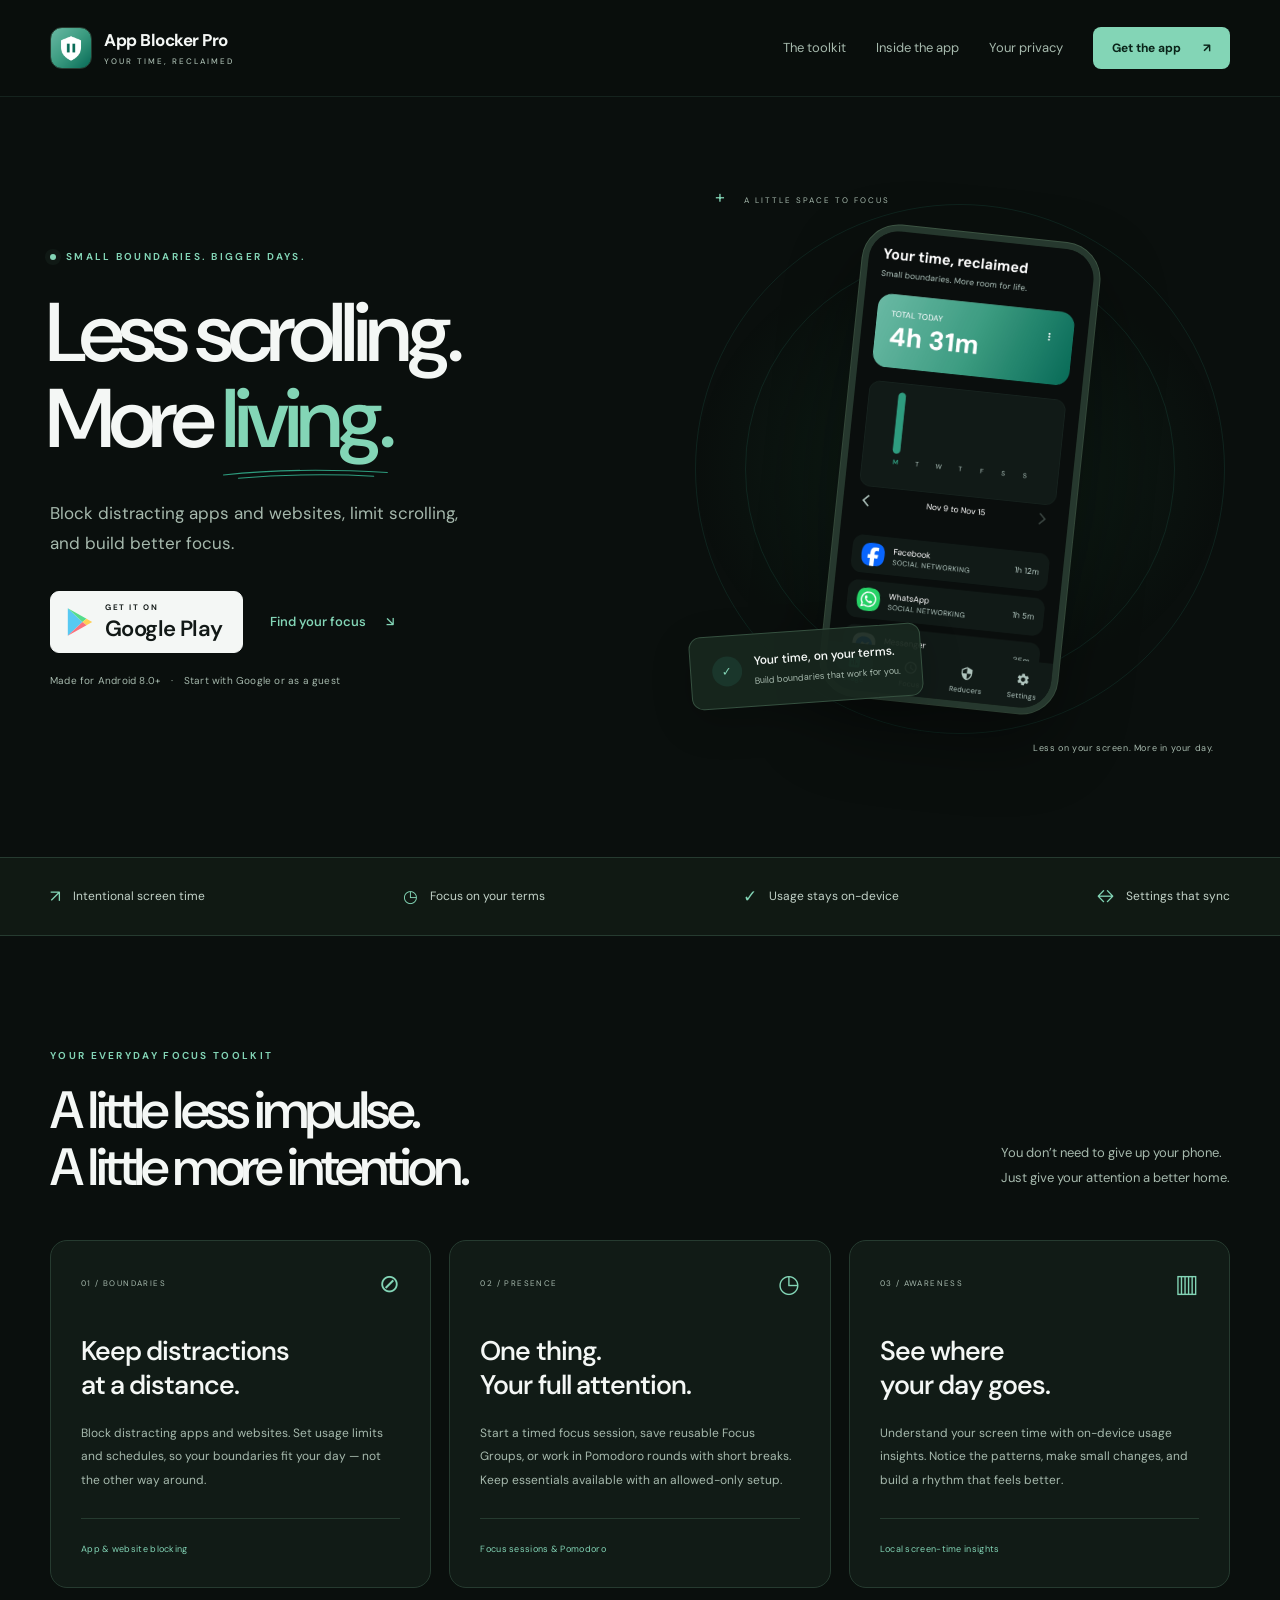
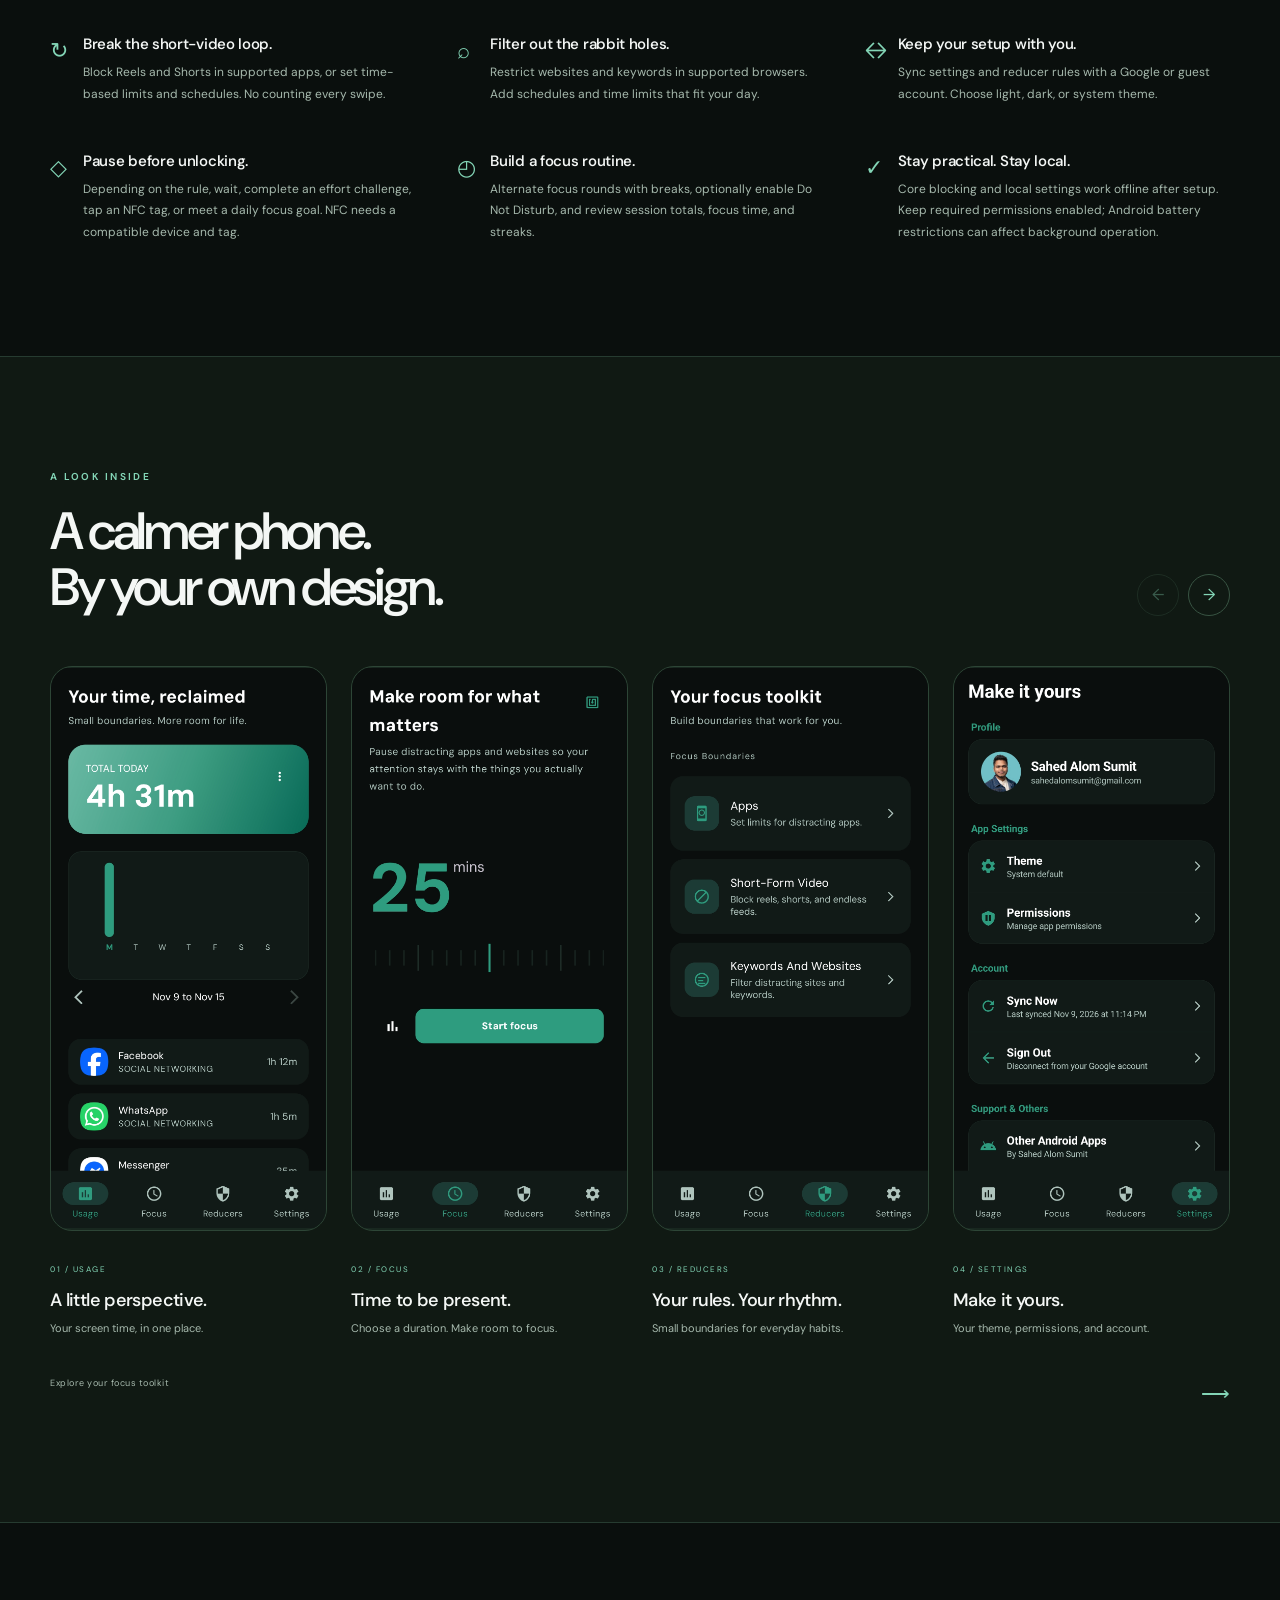
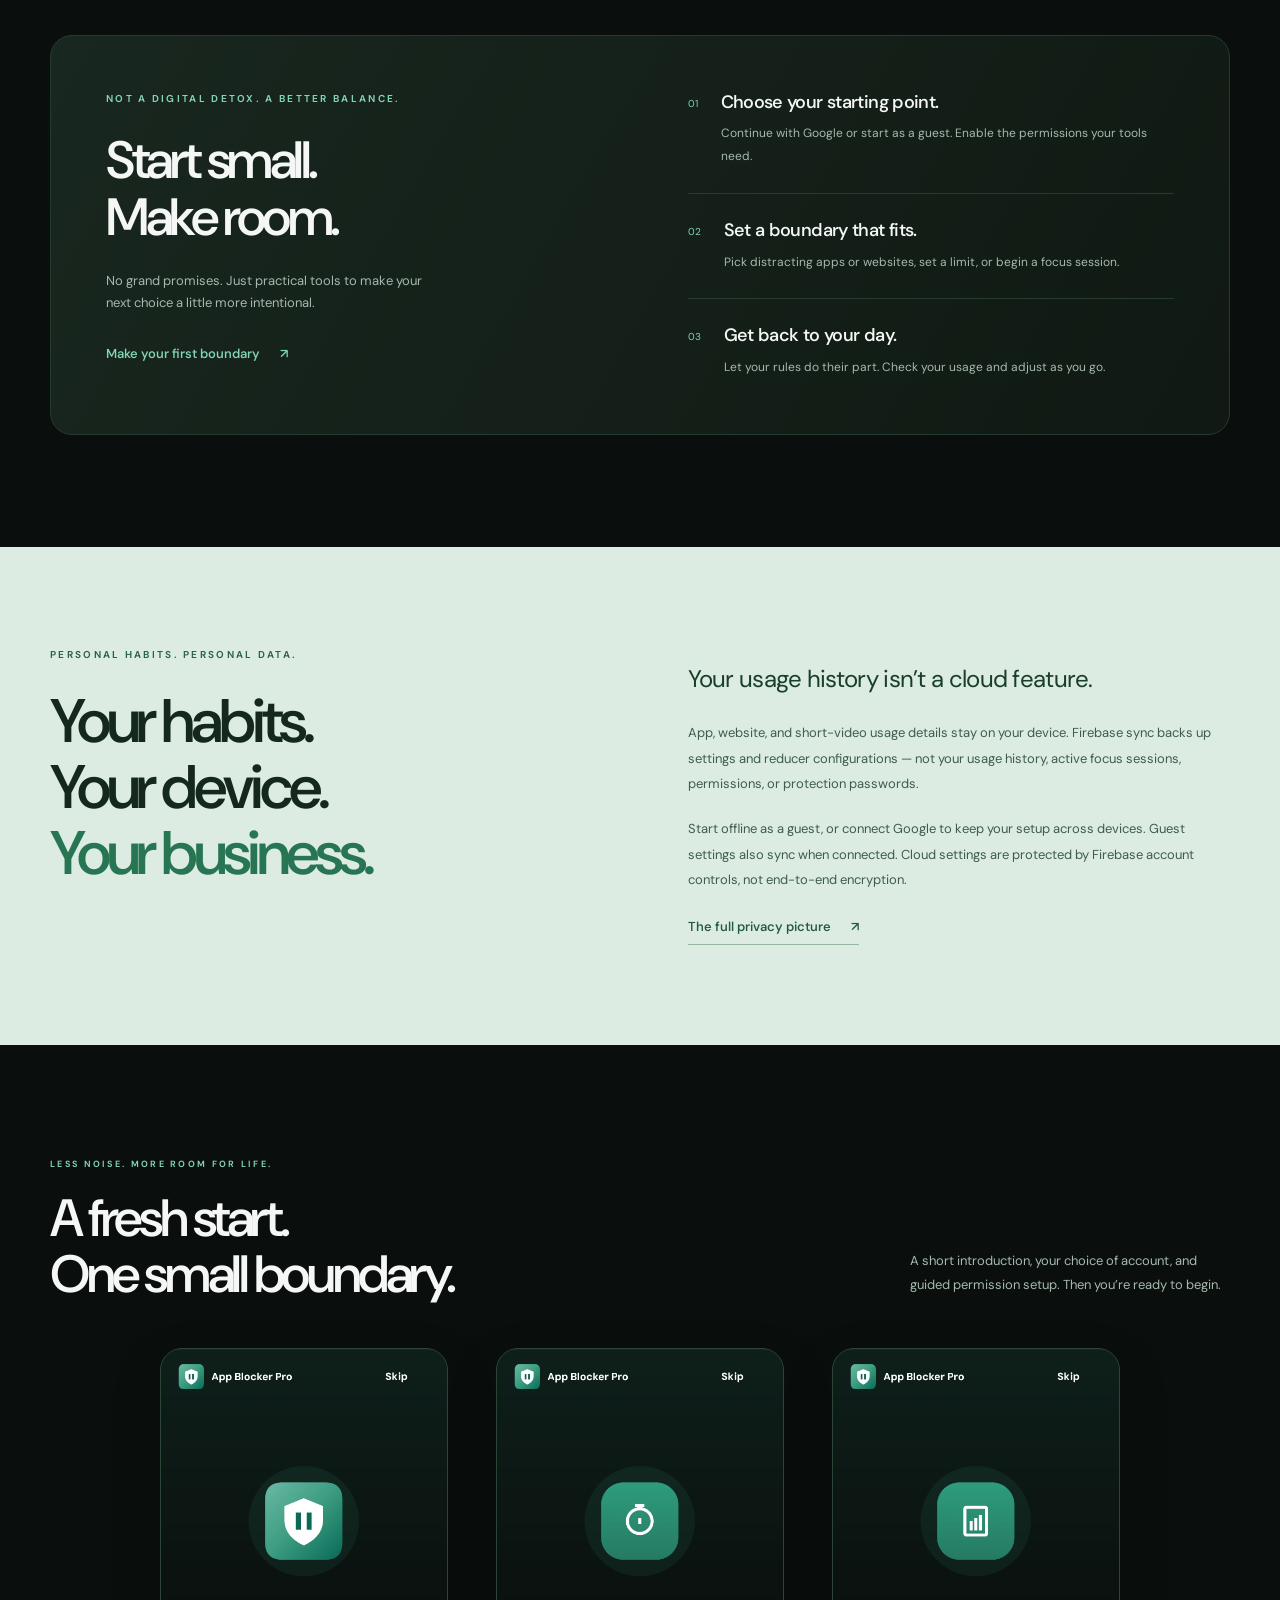
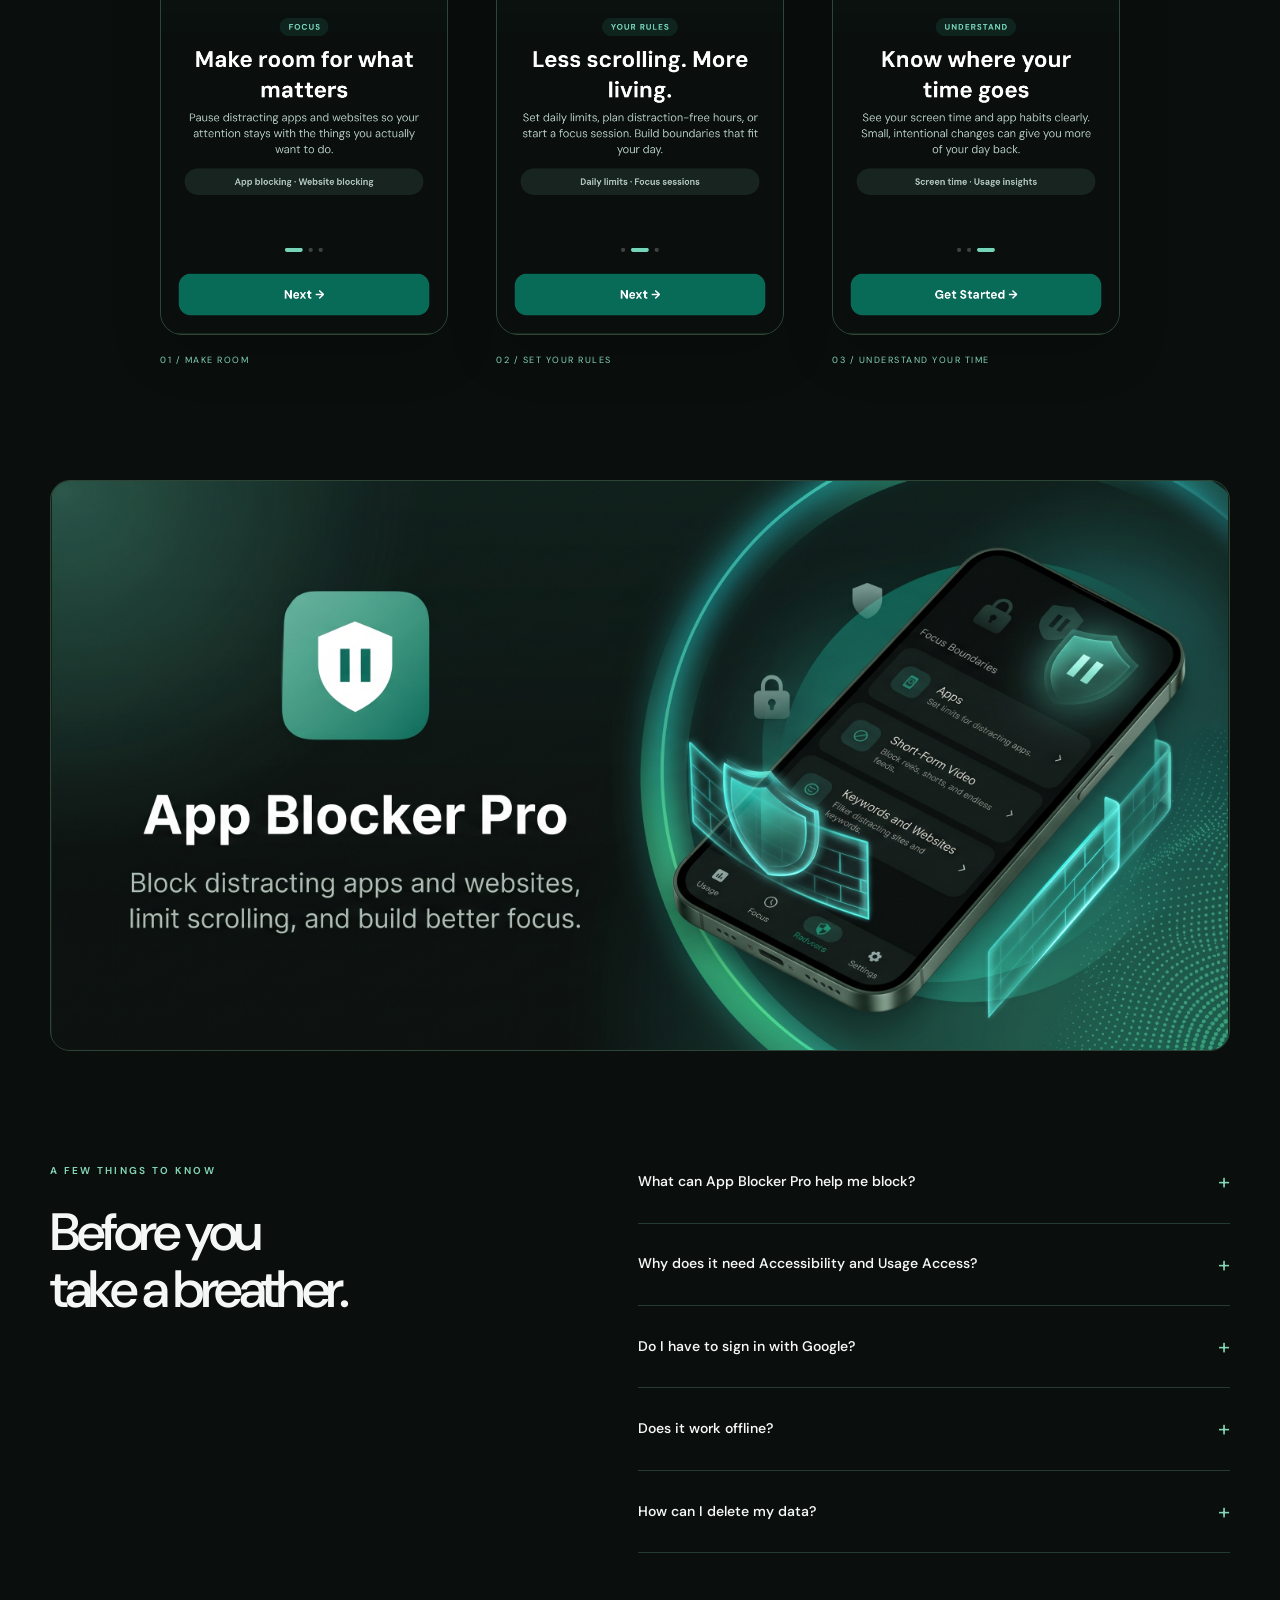
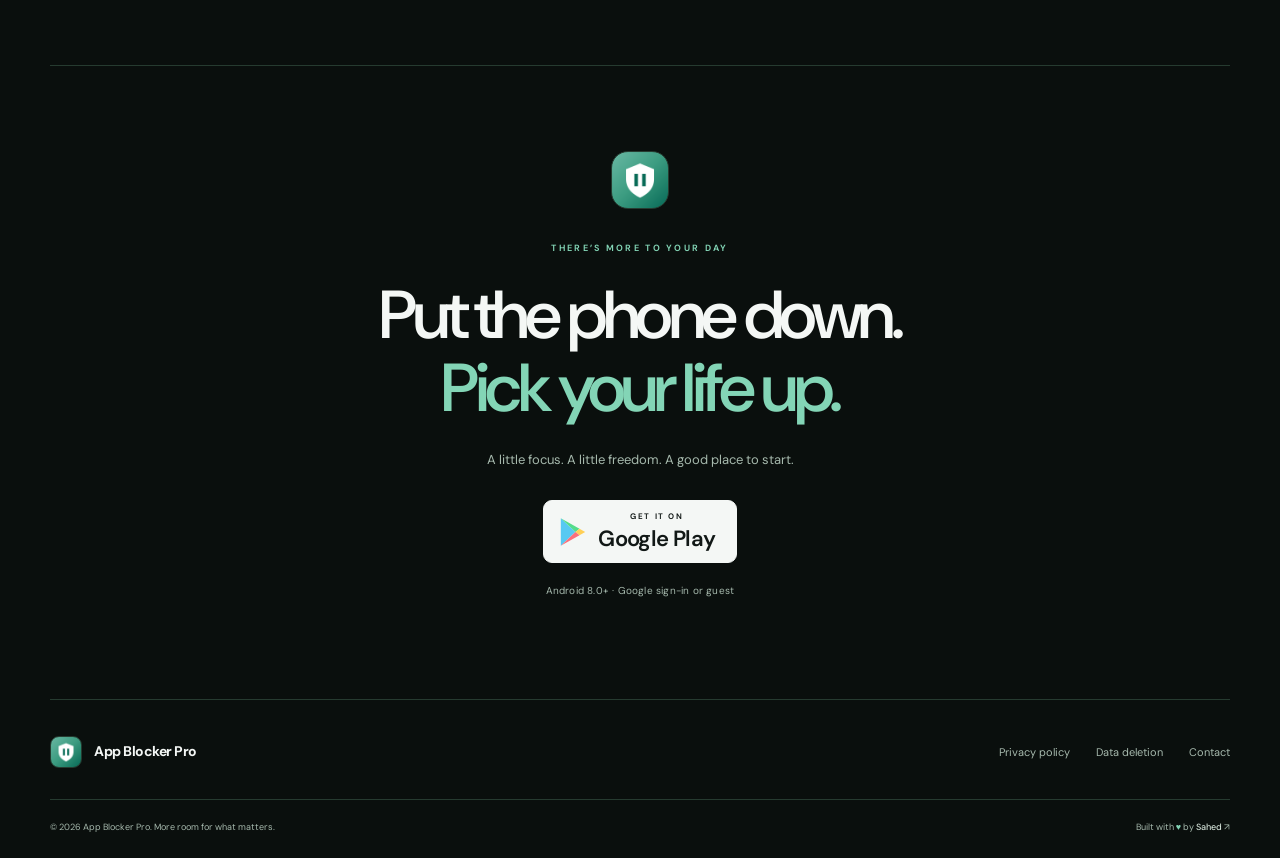
<file: index.html>
<!doctype html>
<html lang="en">
<head>
  <meta charset="utf-8">
  <meta name="viewport" content="width=device-width, initial-scale=1">
  <title>App Blocker Pro — Your time, reclaimed</title>
  <meta name="description" content="Make room for what matters. Block distracting apps and websites, set limits on short videos, and build better screen-time habits with App Blocker Pro for Android.">
  <meta name="theme-color" content="#0A0F0D">
  <link rel="icon" type="image/png" href="img/app_blocker_pro_logo.png">
  <link rel="apple-touch-icon" href="img/app_blocker_pro_logo.png">
  <link rel="canonical" href="https://app-blocker-pro.sahedalomsumit.com/">
  <meta property="og:type" content="website">
  <meta property="og:title" content="App Blocker Pro — Your time, reclaimed">
  <meta property="og:description" content="Small boundaries. More room for life. A thoughtful focus toolkit for Android.">
  <meta property="og:url" content="https://app-blocker-pro.sahedalomsumit.com/">
  <meta property="og:image" content="https://app-blocker-pro.sahedalomsumit.com/img/feature-graphic-app-blocker-pro.jpg">
  <meta property="og:image:width" content="2976">
  <meta property="og:image:height" content="1440">
  <meta property="og:image:alt" content="App Blocker Pro — block distracting apps and websites, limit scrolling, and build better focus">
  <meta name="twitter:card" content="summary_large_image">
  <link rel="preconnect" href="https://fonts.googleapis.com">
  <link rel="preconnect" href="https://fonts.gstatic.com" crossorigin>
  <link href="https://fonts.googleapis.com/css2?family=DM+Sans:wght@400;450;500;550;600;650;700;750;800&display=swap" rel="stylesheet">
  <link rel="stylesheet" href="style.css">
  <script src="script.js" defer></script>
  <script type="application/ld+json">{"@context":"https://schema.org","@type":"SoftwareApplication","name":"App Blocker Pro","operatingSystem":"Android 8.0 or later","applicationCategory":"ProductivityApplication","url":"https://app-blocker-pro.sahedalomsumit.com/","downloadUrl":"https://play.google.com/store/apps/details?id=com.sahed.app_blocker_pro","description":"An Android focus toolkit with app and website blocking, short-video limits, focus sessions, and on-device usage insights.","author":{"@type":"Person","name":"Sahed Alom Sumit","url":"https://sahedalomsumit.com"}}</script>
</head>
<body>
  <a class="skip-link" href="#main">Skip to content</a>
  <header class="site-header">
    <div class="shell header-inner">
      <a class="brand" href="index.html" aria-label="App Blocker Pro home"><span class="logo-slot" aria-hidden="true"></span><span>App Blocker Pro<small>YOUR TIME, RECLAIMED</small></span></a>
      <button class="nav-toggle" type="button" aria-expanded="false" aria-controls="site-nav" hidden>Menu <span aria-hidden="true">☰</span></button>
      <nav id="site-nav" aria-label="Main navigation"><a href="#features">The toolkit</a><a href="#screenshots">Inside the app</a><a href="#privacy">Your privacy</a><a class="button button-small" href="https://play.google.com/store/apps/details?id=com.sahed.app_blocker_pro">Get the app <span aria-hidden="true">↗</span></a></nav>
    </div>
  </header>
  <main id="main">
    <section class="hero shell">
      <div class="hero-copy">
        <p class="eyebrow"><span class="status-dot" aria-hidden="true"></span> SMALL BOUNDARIES. BIGGER DAYS.</p>
        <h1>Less scrolling.<br>More <span class="accent-word">living.<svg viewBox="0 0 360 25" aria-hidden="true"><path d="M3 17 Q160 0 354 12 M35 24 Q190 12 325 20"/></svg></span></h1>
        <p class="hero-description">Block distracting apps and websites, limit scrolling, and build better focus.</p>
        <div class="hero-actions">
          <a class="play-badge" href="https://play.google.com/store/apps/details?id=com.sahed.app_blocker_pro" aria-label="Get App Blocker Pro on Google Play"><svg viewBox="0 0 32 36" aria-hidden="true"><path fill="#57c9f2" d="M1 1l18 17L1 35z"/><path fill="#54dc8b" d="M1 1l23 13-5 4z"/><path fill="#ffcf55" d="M24 14l7 4-7 4-5-4z"/><path fill="#fa707c" d="M1 35l23-13-5-4z"/></svg><span><small>GET IT ON</small>Google Play</span></a>
          <a class="text-link" href="#features">Find your focus <span aria-hidden="true">↘</span></a>
        </div>
        <p class="compatibility">Made for Android 8.0+ <span>·</span> Start with Google or as a guest</p>
      </div>
      <div class="hero-art">
        <div class="orbit orbit-one" aria-hidden="true"></div><div class="orbit orbit-two" aria-hidden="true"></div>
        <p class="art-label"><span aria-hidden="true">+</span> A LITTLE SPACE TO FOCUS</p>
        <div class="phone-frame"><div class="image-slot hero-image"><img src="img/app-blocker-pro-4.jpeg" alt="App Blocker Pro Usage screen with daily screen time, a weekly chart, and app usage breakdown" width="981" height="2000" fetchpriority="high"></div></div>
        <div class="floating-note"><span class="note-icon" aria-hidden="true">✓</span><div>Your time, on your terms.<small>Build boundaries that work for you.</small></div></div>
        <p class="art-footnote">Less on your screen. More in your day.</p>
      </div>
    </section>
    <div class="promise-strip"><div class="shell"><span><i aria-hidden="true">↗</i> Intentional screen time</span><span><i aria-hidden="true">◷</i> Focus on your terms</span><span><i aria-hidden="true">✓</i> Usage stays on-device</span><span><i aria-hidden="true">↔</i> Settings that sync</span></div></div>
    <section class="section shell" id="features">
      <div class="section-heading"><div><p class="eyebrow">YOUR EVERYDAY FOCUS TOOLKIT</p><h2>A little less impulse.<br>A little more intention.</h2></div><p>You don’t need to give up your phone.<br>Just give your attention a better home.</p></div>
      <div class="feature-grid">
        <article class="feature"><div class="feature-top"><span class="feature-number">01 / BOUNDARIES</span><span class="feature-icon" aria-hidden="true">⊘</span></div><h3>Keep distractions <br>at a distance.</h3><p>Block distracting apps and websites. Set usage limits and schedules, so your boundaries fit your day — not the other way around.</p><span class="feature-tag">App &amp; website blocking</span></article>
        <article class="feature"><div class="feature-top"><span class="feature-number">02 / PRESENCE</span><span class="feature-icon" aria-hidden="true">◷</span></div><h3>One thing. <br>Your full attention.</h3><p>Start a timed focus session, save reusable Focus Groups, or work in Pomodoro rounds with short breaks. Keep essentials available with an allowed-only setup.</p><span class="feature-tag">Focus sessions &amp; Pomodoro</span></article>
        <article class="feature"><div class="feature-top"><span class="feature-number">03 / AWARENESS</span><span class="feature-icon" aria-hidden="true">▥</span></div><h3>See where <br>your day goes.</h3><p>Understand your screen time with on-device usage insights. Notice the patterns, make small changes, and build a rhythm that feels better.</p><span class="feature-tag">Local screen-time insights</span></article>
      </div>
      <div class="tool-row"><div><span aria-hidden="true">↻</span><h3>Break the short-video loop.</h3><p>Block Reels and Shorts in supported apps, or set time-based limits and schedules. No counting every swipe.</p></div><div><span aria-hidden="true">⌕</span><h3>Filter out the rabbit holes.</h3><p>Restrict websites and keywords in supported browsers. Add schedules and time limits that fit your day.</p></div><div><span aria-hidden="true">↔</span><h3>Keep your setup with you.</h3><p>Sync settings and reducer rules with a Google or guest account. Choose light, dark, or system theme.</p></div></div>
      <div class="tool-row"><div><span aria-hidden="true">◇</span><h3>Pause before unlocking.</h3><p>Depending on the rule, wait, complete an effort challenge, tap an NFC tag, or meet a daily focus goal. NFC needs a compatible device and tag.</p></div><div><span aria-hidden="true">◴</span><h3>Build a focus routine.</h3><p>Alternate focus rounds with breaks, optionally enable Do Not Disturb, and review session totals, focus time, and streaks.</p></div><div><span aria-hidden="true">✓</span><h3>Stay practical. Stay local.</h3><p>Core blocking and local settings work offline after setup. Keep required permissions enabled; Android battery restrictions can affect background operation.</p></div></div>
    </section>
    <section class="section screenshots-section" id="screenshots">
      <div class="shell section-heading"><div><p class="eyebrow">A LOOK INSIDE</p><h2>A calmer phone.<br>By your own design.</h2></div><div class="gallery-controls" hidden><button class="icon-button" type="button" data-gallery-direction="-1" aria-label="Previous app screens">←</button><button class="icon-button" type="button" data-gallery-direction="1" aria-label="Next app screens">→</button></div></div>
      <div class="screenshot-gallery shell" tabindex="0" role="region" aria-label="App screenshots; scroll horizontally to explore">
        <figure class="screen"><div class="image-slot screen-image"><img src="img/app-blocker-pro-4.jpeg" alt="Usage dashboard showing daily screen time and a weekly chart" width="981" height="2000" loading="lazy" decoding="async"></div><figcaption><span>01 / USAGE</span><h3>A little perspective.</h3><p>Your screen time, in one place.</p></figcaption></figure>
        <figure class="screen"><div class="image-slot screen-image"><img src="img/app-blocker-pro-5.jpeg" alt="Focus screen with a 25-minute timer and Start focus button" width="981" height="2000" loading="lazy" decoding="async"></div><figcaption><span>02 / FOCUS</span><h3>Time to be present.</h3><p>Choose a duration. Make room to focus.</p></figcaption></figure>
        <figure class="screen"><div class="image-slot screen-image"><img src="img/app-blocker-pro-2.jpeg" alt="Reducers toolkit with apps, short-form video, and keyword and website tools" width="981" height="2000" loading="lazy" decoding="async"></div><figcaption><span>03 / REDUCERS</span><h3>Your rules. Your rhythm.</h3><p>Small boundaries for everyday habits.</p></figcaption></figure>
        <figure class="screen"><div class="image-slot screen-image"><img src="img/app-blocker-pro-7.jpeg" alt="Settings screen with profile, theme, permissions, and account sync controls" width="981" height="2000" loading="lazy" decoding="async"></div><figcaption><span>04 / SETTINGS</span><h3>Make it yours.</h3><p>Your theme, permissions, and account.</p></figcaption></figure>
        <figure class="screen"><div class="image-slot screen-image"><img src="img/app-blocker-pro-3.jpeg" alt="Blocking message asking the user to wait before proceeding, with a cancel option" width="981" height="2000" loading="lazy" decoding="async"></div><figcaption><span>05 / UNLOCKING</span><h3>A pause before the tap.</h3><p>Waiting adds intention to unlocking.</p></figcaption></figure>
        <figure class="screen"><div class="image-slot screen-image"><img src="img/app-blocker-pro-1.jpeg" alt="Welcome screen offering Continue with Google or Explore as Guest / Offline" width="981" height="2000" loading="lazy" decoding="async"></div><figcaption><span>06 / YOUR ACCOUNT</span><h3>Start your way.</h3><p>Continue with Google or explore as a guest.</p></figcaption></figure>
        <figure class="screen"><div class="image-slot screen-image"><img src="img/app-blocker-pro-6.jpeg" alt="Permission setup for blocking overlays, notifications, Accessibility, Usage Access, and battery settings" width="981" height="2000" loading="lazy" decoding="async"></div><figcaption><span>07 / SETUP</span><h3>A little setup.</h3><p>Understand and enable the access your tools need.</p></figcaption></figure>
        <figure class="screen"><div class="image-slot screen-image"><img src="img/app-blocker-pro-8.jpeg" alt="Fresh-start Usage screen explaining when on-device screen-time history becomes available" width="981" height="2000" loading="lazy" decoding="async"></div><figcaption><span>08 / A FRESH START</span><h3>Room for a new rhythm.</h3><p>On-device insights as activity becomes available.</p></figcaption></figure>
      </div><p class="shell gallery-hint">Explore your focus toolkit <span aria-hidden="true">⟶</span></p>
    </section>
    <section class="section shell" id="how-it-works"><div class="how-panel"><div><p class="eyebrow">NOT A DIGITAL DETOX. A BETTER BALANCE.</p><h2>Start small.<br>Make room.</h2><p>No grand promises. Just practical tools to make your next choice a little more intentional.</p><a class="text-link" href="https://play.google.com/store/apps/details?id=com.sahed.app_blocker_pro">Make your first boundary <span aria-hidden="true">↗</span></a></div><ol class="steps"><li><span>01</span><div><h3>Choose your starting point.</h3><p>Continue with Google or start as a guest. Enable the permissions your tools need.</p></div></li><li><span>02</span><div><h3>Set a boundary that fits.</h3><p>Pick distracting apps or websites, set a limit, or begin a focus session.</p></div></li><li><span>03</span><div><h3>Get back to your day.</h3><p>Let your rules do their part. Check your usage and adjust as you go.</p></div></li></ol></div></section>
    <section class="privacy-section" id="privacy"><div class="shell privacy-layout"><div><p class="eyebrow">PERSONAL HABITS. PERSONAL DATA.</p><h2>Your habits.<br>Your device.<br><span>Your business.</span></h2></div><div class="privacy-copy"><p class="large-copy">Your usage history isn’t a cloud feature.</p><p>App, website, and short-video usage details stay on your device. Firebase sync backs up settings and reducer configurations — not your usage history, active focus sessions, permissions, or protection passwords.</p><p>Start offline as a guest, or connect Google to keep your setup across devices. Guest settings also sync when connected. Cloud settings are protected by Firebase account controls, not end-to-end encryption.</p><a class="text-link" href="privacy-policy.html">The full privacy picture <span aria-hidden="true">↗</span></a></div></div></section>
    <section class="section shell showcase" aria-labelledby="welcome-heading"><div class="section-heading"><div><p class="eyebrow">LESS NOISE. MORE ROOM FOR LIFE.</p><h2 id="welcome-heading">A fresh start.<br>One small boundary.</h2></div><p>A short introduction, your choice of account, and guided permission setup. Then you’re ready to begin.</p></div><div class="onboarding-gallery"><figure><div class="image-slot screen-image"><img src="img/onboarding%20(1).jpeg" alt="Onboarding introduction: Make room for what matters with app and website blocking" width="981" height="2000" loading="lazy" decoding="async"></div><figcaption>01 / MAKE ROOM</figcaption></figure><figure><div class="image-slot screen-image"><img src="img/onboarding%20(2).jpeg" alt="Onboarding introduction: Less scrolling, more living with daily limits and focus sessions" width="981" height="2000" loading="lazy" decoding="async"></div><figcaption>02 / SET YOUR RULES</figcaption></figure><figure><div class="image-slot screen-image"><img src="img/onboarding%20(3).jpeg" alt="Onboarding introduction: Know where your time goes with screen time and usage insights" width="981" height="2000" loading="lazy" decoding="async"></div><figcaption>03 / UNDERSTAND YOUR TIME</figcaption></figure></div></section>
    <section class="section shell showcase" aria-label="App Blocker Pro feature artwork"><div class="image-slot feature-image"><img src="img/feature-graphic-app-blocker-pro.jpg" alt="App Blocker Pro feature graphic showing the focus toolkit for apps, short-form video, keywords, and websites" width="2976" height="1440" loading="lazy" decoding="async"></div></section>
    <section class="section shell faq-section"><div><p class="eyebrow">A FEW THINGS TO KNOW</p><h2>Before you<br>take a breather.</h2></div><div class="faq">
      <details><summary>What can App Blocker Pro help me block?</summary><p>The toolkit includes app and website blocking, daily time limits and schedules, keyword filtering, and time-based short-video limits. Start a focus session or use Pomodoro rounds with breaks. Website and short-video detection depend on supported apps and browsers; third-party updates can affect compatibility. Blocking also depends on Android permissions and battery settings.</p></details>
      <details><summary>Why does it need Accessibility and Usage Access?</summary><p>Accessibility lets the app recognize relevant on-screen apps, websites, keywords, and short-video interfaces and apply your rules. Android Usage Access supplies on-device screen-time information. You choose these permissions in Android Settings. <a href="privacy-policy.html#permissions">Read the permission details.</a></p></details>
      <details><summary>Do I have to sign in with Google?</summary><p>No. You can start as a guest, including offline. When online, a guest uses an anonymous Firebase account and syncs settings. Linking Google helps keep those settings accessible across devices. Guest accounts cannot be recovered after uninstalling unless linked to Google.</p></details>
      <details><summary>Does it work offline?</summary><p>Local settings and core on-device tools remain usable offline, subject to the required permissions. Account sign-in, settings sync, and cloud account deletion need an internet connection. Sync retries when a connection is available; Android may delay background work.</p></details>
      <details><summary>How can I delete my data?</summary><p>Guests can use Settings → Account → Manage account and guest data → Delete guest data. For a Google-linked account, contact the developer to request account and cloud-settings deletion. Clearing storage or uninstalling alone does not delete cloud settings. <a href="data-deletion.html">Follow the full deletion guide.</a></p></details>
    </div></section>
    <section class="closing shell"><span class="logo-slot closing-logo" aria-hidden="true"></span><p class="eyebrow">THERE’S MORE TO YOUR DAY</p><h2>Put the phone down.<br><span>Pick your life up.</span></h2><p>A little focus. A little freedom. A good place to start.</p><a class="play-badge" href="https://play.google.com/store/apps/details?id=com.sahed.app_blocker_pro" aria-label="Get App Blocker Pro on Google Play"><svg viewBox="0 0 32 36" aria-hidden="true"><path fill="#57c9f2" d="M1 1l18 17L1 35z"/><path fill="#54dc8b" d="M1 1l23 13-5 4z"/><path fill="#ffcf55" d="M24 14l7 4-7 4-5-4z"/><path fill="#fa707c" d="M1 35l23-13-5-4z"/></svg><span><small>GET IT ON</small>Google Play</span></a><p class="compatibility">Android 8.0+ · Google sign-in or guest</p></section>
  </main>
  <footer class="site-footer shell"><div class="footer-top"><a class="brand" href="index.html"><span class="logo-slot" aria-hidden="true"></span><span>App Blocker Pro</span></a><nav aria-label="Footer navigation"><a href="privacy-policy.html">Privacy policy</a><a href="data-deletion.html">Data deletion</a><a href="mailto:sahedalomsumit@gmail.com">Contact</a></nav></div><div class="footer-bottom"><p>© <span data-year>2026</span> App Blocker Pro. More room for what matters.</p><a href="https://sahedalomsumit.com">Built with <span class="heart" aria-label="love">♥</span> by <strong>Sahed</strong> <span aria-hidden="true">↗</span></a></div></footer>
</body>
</html>
</file>
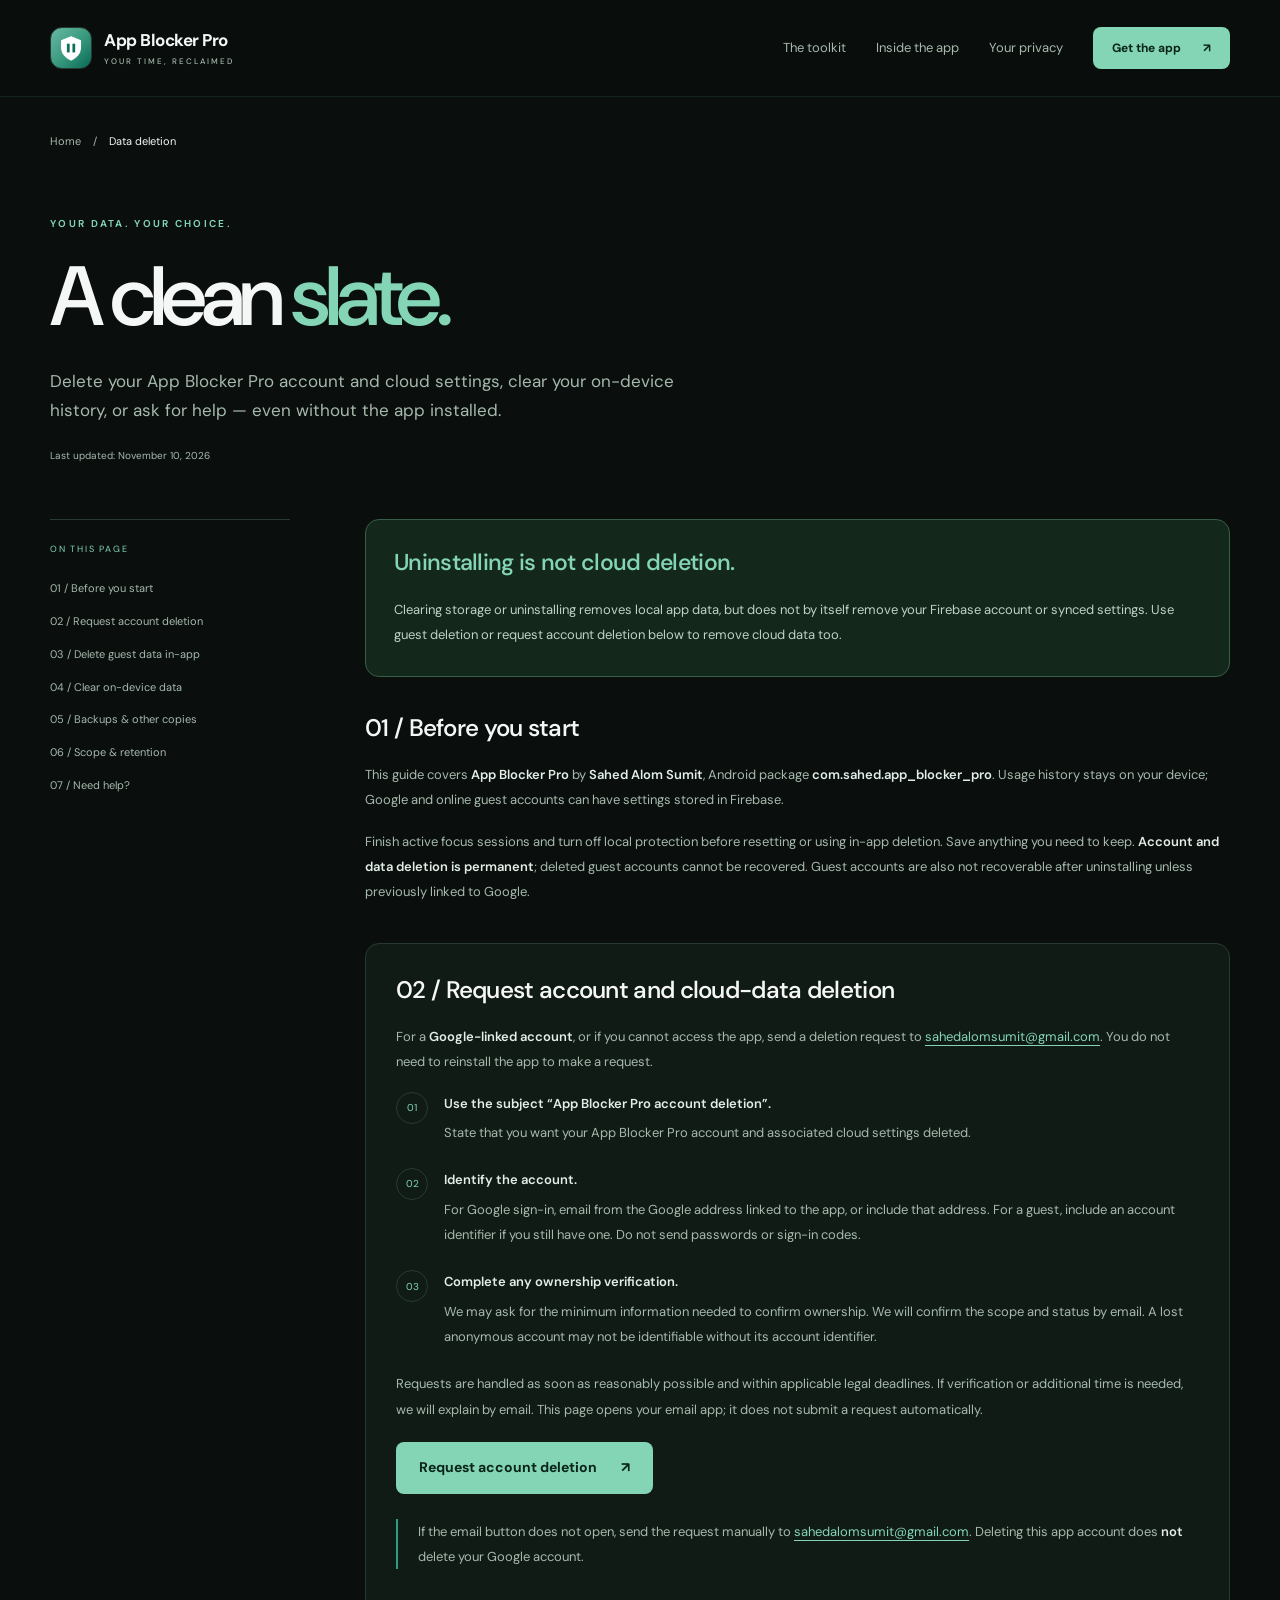
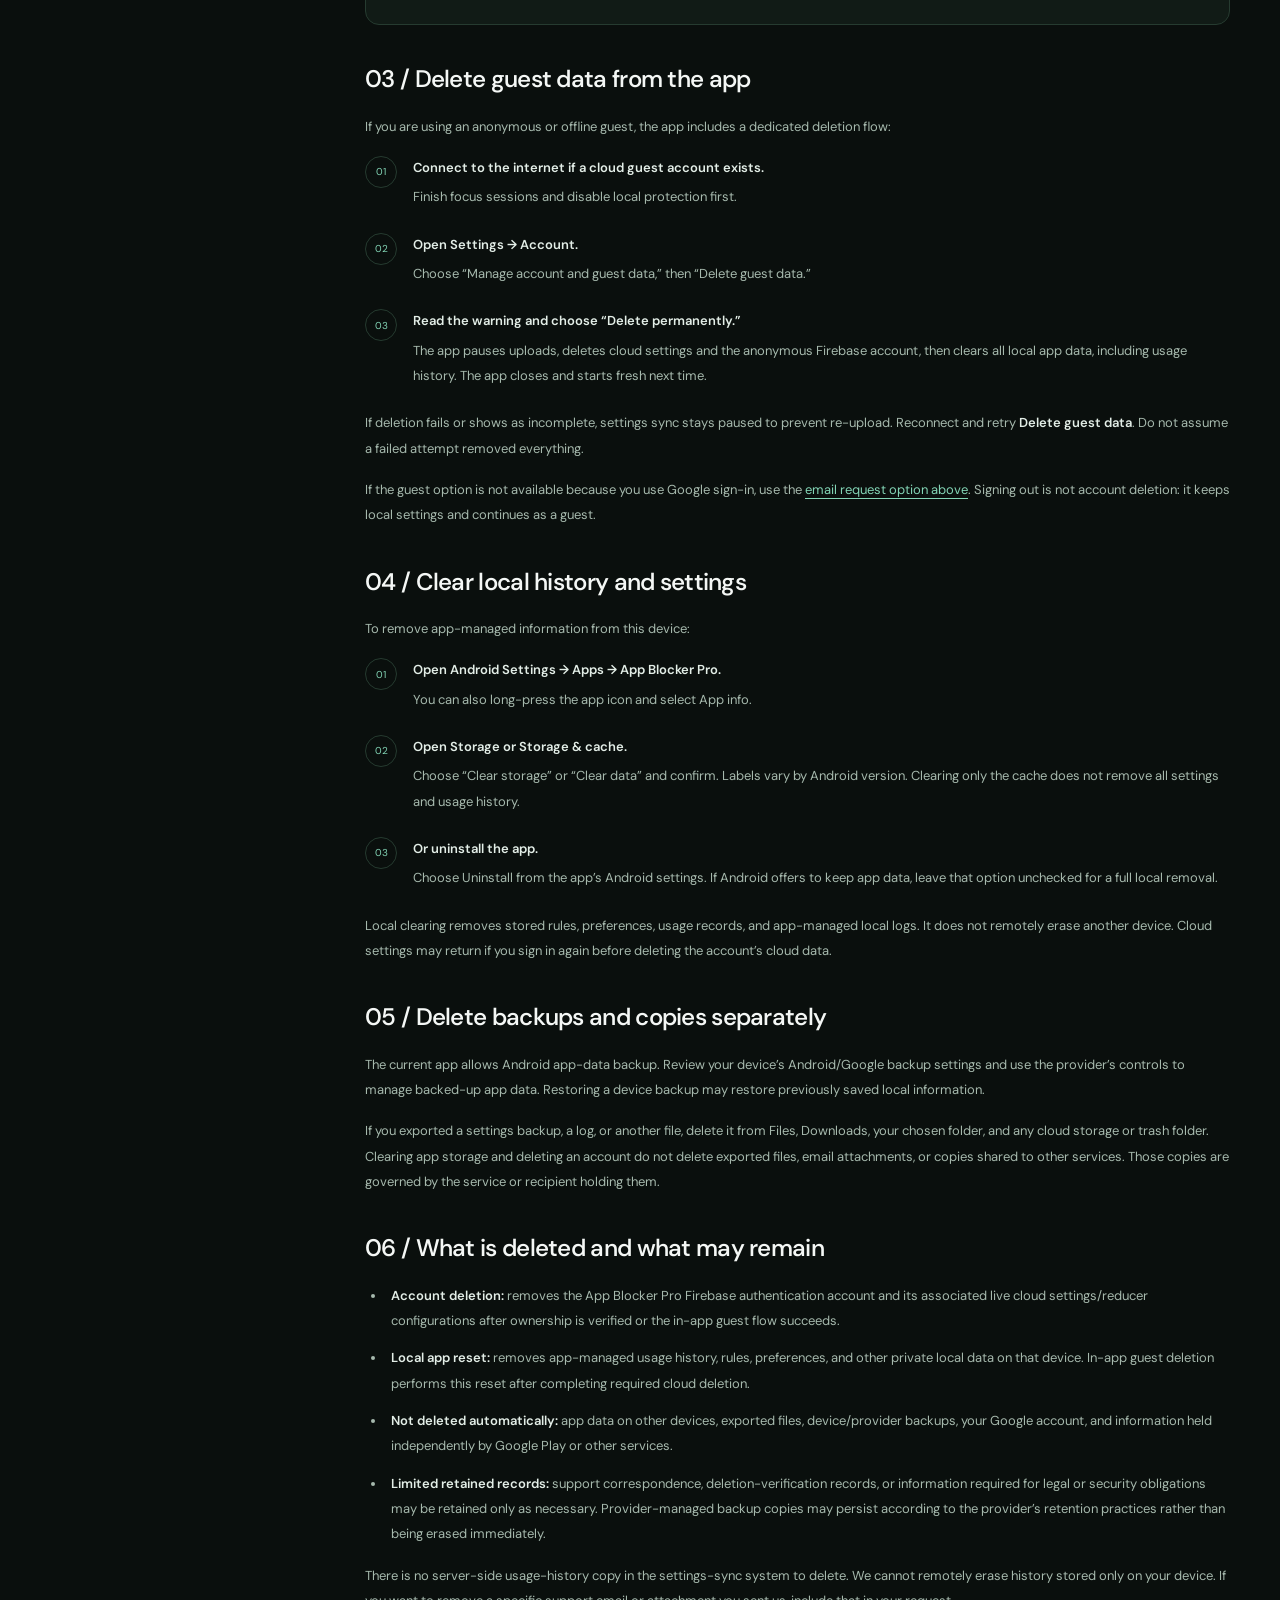
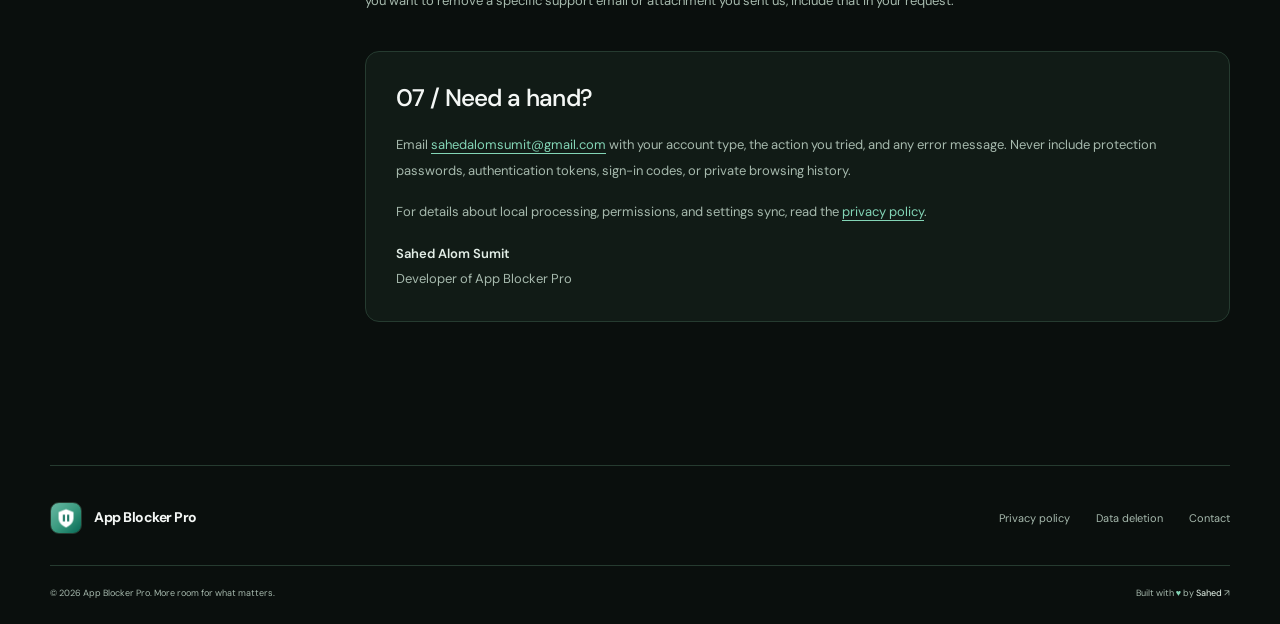
<file: data-deletion.html>
<!doctype html>
<html lang="en">
<head>
  <meta charset="utf-8">
  <meta name="viewport" content="width=device-width, initial-scale=1">
  <title>Account &amp; Data Deletion — App Blocker Pro</title>
  <meta name="description" content="Request deletion of your App Blocker Pro account and cloud settings, delete guest data in the app, and remove local usage history and backups.">
  <meta name="theme-color" content="#0A0F0D">
  <link rel="icon" type="image/png" href="img/app_blocker_pro_logo.png">
  <link rel="apple-touch-icon" href="img/app_blocker_pro_logo.png">
  <link rel="canonical" href="https://app-blocker-pro.sahedalomsumit.com/data-deletion.html">
  <link rel="preconnect" href="https://fonts.googleapis.com">
  <link rel="preconnect" href="https://fonts.gstatic.com" crossorigin>
  <link href="https://fonts.googleapis.com/css2?family=DM+Sans:wght@400;450;500;550;600;650;700;750;800&display=swap" rel="stylesheet">
  <link rel="stylesheet" href="style.css">
  <script src="script.js" defer></script>
</head>
<body>
  <a class="skip-link" href="#main">Skip to content</a>
  <header class="site-header"><div class="shell header-inner"><a class="brand" href="index.html" aria-label="App Blocker Pro home"><span class="logo-slot" aria-hidden="true"><!-- Add your app logo. --></span><span>App Blocker Pro<small>YOUR TIME, RECLAIMED</small></span></a><button class="nav-toggle" type="button" aria-expanded="false" aria-controls="site-nav" hidden>Menu <span aria-hidden="true">☰</span></button><nav id="site-nav" aria-label="Main navigation"><a href="index.html#features">The toolkit</a><a href="index.html#screenshots">Inside the app</a><a href="index.html#privacy">Your privacy</a><a class="button button-small" href="https://play.google.com/store/apps/details?id=com.sahed.app_blocker_pro">Get the app <span aria-hidden="true">↗</span></a></nav></div></header>
  <main class="legal-main shell" id="main">
    <nav class="breadcrumb" aria-label="Breadcrumb"><a href="index.html">Home</a><span aria-hidden="true">/</span><span aria-current="page">Data deletion</span></nav>
    <header class="legal-header"><p class="eyebrow">YOUR DATA. YOUR CHOICE.</p><h1>A clean <span>slate.</span></h1><p>Delete your App Blocker Pro account and cloud settings, clear your on-device history, or ask for help — even without the app installed.</p><p class="updated">Last updated: <time datetime="2026-11-10">November 10, 2026</time></p></header>
    <div class="legal-layout">
      <aside class="legal-toc" aria-label="On this page"><p>ON THIS PAGE</p><a href="#before-you-start">01 / Before you start</a><a href="#request-deletion">02 / Request account deletion</a><a href="#guest-deletion">03 / Delete guest data in-app</a><a href="#local-data">04 / Clear on-device data</a><a href="#backups">05 / Backups &amp; other copies</a><a href="#what-is-deleted">06 / Scope &amp; retention</a><a href="#support">07 / Need help?</a></aside>
      <article class="legal-content">
        <section id="before-you-start"><div class="legal-callout"><h2>Uninstalling is not cloud deletion.</h2><p>Clearing storage or uninstalling removes local app data, but does not by itself remove your Firebase account or synced settings. Use guest deletion or request account deletion below to remove cloud data too.</p></div><h2>01 / Before you start</h2><p>This guide covers <strong>App Blocker Pro</strong> by <strong>Sahed Alom Sumit</strong>, Android package <strong>com.sahed.app_blocker_pro</strong>. Usage history stays on your device; Google and online guest accounts can have settings stored in Firebase.</p><p>Finish active focus sessions and turn off local protection before resetting or using in-app deletion. Save anything you need to keep. <strong>Account and data deletion is permanent</strong>; deleted guest accounts cannot be recovered. Guest accounts are also not recoverable after uninstalling unless previously linked to Google.</p></section>
        <section id="request-deletion" class="contact-panel"><h2>02 / Request account and cloud-data deletion</h2><p>For a <strong>Google-linked account</strong>, or if you cannot access the app, send a deletion request to <a href="mailto:sahedalomsumit@gmail.com">sahedalomsumit@gmail.com</a>. You do not need to reinstall the app to make a request.</p><ol class="deletion-steps"><li><strong>Use the subject “App Blocker Pro account deletion”.</strong>State that you want your App Blocker Pro account and associated cloud settings deleted.</li><li><strong>Identify the account.</strong>For Google sign-in, email from the Google address linked to the app, or include that address. For a guest, include an account identifier if you still have one. Do not send passwords or sign-in codes.</li><li><strong>Complete any ownership verification.</strong>We may ask for the minimum information needed to confirm ownership. We will confirm the scope and status by email. A lost anonymous account may not be identifiable without its account identifier.</li></ol><p>Requests are handled as soon as reasonably possible and within applicable legal deadlines. If verification or additional time is needed, we will explain by email. This page opens your email app; it does not submit a request automatically.</p><a class="button" href="mailto:sahedalomsumit@gmail.com?subject=App%20Blocker%20Pro%20account%20deletion&amp;body=Hello%2C%0A%0AI%20request%20deletion%20of%20my%20App%20Blocker%20Pro%20account%20and%20associated%20cloud%20settings.%0A%0ALinked%20Google%20email%20or%20guest%20account%20identifier%3A%20%0A%0AThank%20you.">Request account deletion <span aria-hidden="true">↗</span></a><p class="legal-note">If the email button does not open, send the request manually to <a href="mailto:sahedalomsumit@gmail.com">sahedalomsumit@gmail.com</a>. Deleting this app account does <strong>not</strong> delete your Google account.</p></section>
        <section id="guest-deletion"><h2>03 / Delete guest data from the app</h2><p>If you are using an anonymous or offline guest, the app includes a dedicated deletion flow:</p><ol class="deletion-steps"><li><strong>Connect to the internet if a cloud guest account exists.</strong>Finish focus sessions and disable local protection first.</li><li><strong>Open Settings → Account.</strong>Choose “Manage account and guest data,” then “Delete guest data.”</li><li><strong>Read the warning and choose “Delete permanently.”</strong>The app pauses uploads, deletes cloud settings and the anonymous Firebase account, then clears all local app data, including usage history. The app closes and starts fresh next time.</li></ol><p>If deletion fails or shows as incomplete, settings sync stays paused to prevent re-upload. Reconnect and retry <strong>Delete guest data</strong>. Do not assume a failed attempt removed everything.</p><p>If the guest option is not available because you use Google sign-in, use the <a href="#request-deletion">email request option above</a>. Signing out is not account deletion: it keeps local settings and continues as a guest.</p></section>
        <section id="local-data"><h2>04 / Clear local history and settings</h2><p>To remove app-managed information from this device:</p><ol class="deletion-steps"><li><strong>Open Android Settings → Apps → App Blocker Pro.</strong>You can also long-press the app icon and select App info.</li><li><strong>Open Storage or Storage &amp; cache.</strong>Choose “Clear storage” or “Clear data” and confirm. Labels vary by Android version. Clearing only the cache does not remove all settings and usage history.</li><li><strong>Or uninstall the app.</strong>Choose Uninstall from the app’s Android settings. If Android offers to keep app data, leave that option unchecked for a full local removal.</li></ol><p>Local clearing removes stored rules, preferences, usage records, and app-managed local logs. It does not remotely erase another device. Cloud settings may return if you sign in again before deleting the account’s cloud data.</p></section>
        <section id="backups"><h2>05 / Delete backups and copies separately</h2><p>The current app allows Android app-data backup. Review your device’s Android/Google backup settings and use the provider’s controls to manage backed-up app data. Restoring a device backup may restore previously saved local information.</p><p>If you exported a settings backup, a log, or another file, delete it from Files, Downloads, your chosen folder, and any cloud storage or trash folder. Clearing app storage and deleting an account do not delete exported files, email attachments, or copies shared to other services. Those copies are governed by the service or recipient holding them.</p></section>
        <section id="what-is-deleted"><h2>06 / What is deleted and what may remain</h2><ul><li><strong>Account deletion:</strong> removes the App Blocker Pro Firebase authentication account and its associated live cloud settings/reducer configurations after ownership is verified or the in-app guest flow succeeds.</li><li><strong>Local app reset:</strong> removes app-managed usage history, rules, preferences, and other private local data on that device. In-app guest deletion performs this reset after completing required cloud deletion.</li><li><strong>Not deleted automatically:</strong> app data on other devices, exported files, device/provider backups, your Google account, and information held independently by Google Play or other services.</li><li><strong>Limited retained records:</strong> support correspondence, deletion-verification records, or information required for legal or security obligations may be retained only as necessary. Provider-managed backup copies may persist according to the provider’s retention practices rather than being erased immediately.</li></ul><p>There is no server-side usage-history copy in the settings-sync system to delete. We cannot remotely erase history stored only on your device. If you want to remove a specific support email or attachment you sent us, include that in your request.</p></section>
        <section id="support" class="contact-panel"><h2>07 / Need a hand?</h2><p>Email <a href="mailto:sahedalomsumit@gmail.com">sahedalomsumit@gmail.com</a> with your account type, the action you tried, and any error message. Never include protection passwords, authentication tokens, sign-in codes, or private browsing history.</p><p>For details about local processing, permissions, and settings sync, read the <a href="privacy-policy.html">privacy policy</a>.</p><p><strong>Sahed Alom Sumit</strong><br>Developer of App Blocker Pro</p></section>
      </article>
    </div>
  </main>
  <footer class="site-footer shell"><div class="footer-top"><a class="brand" href="index.html"><span class="logo-slot" aria-hidden="true"></span><span>App Blocker Pro</span></a><nav aria-label="Footer navigation"><a href="privacy-policy.html">Privacy policy</a><a href="data-deletion.html" aria-current="page">Data deletion</a><a href="mailto:sahedalomsumit@gmail.com">Contact</a></nav></div><div class="footer-bottom"><p>© <span data-year>2026</span> App Blocker Pro. More room for what matters.</p><a href="https://sahedalomsumit.com">Built with <span class="heart" aria-label="love">♥</span> by <strong>Sahed</strong> <span aria-hidden="true">↗</span></a></div></footer>
</body>
</html>
</file>
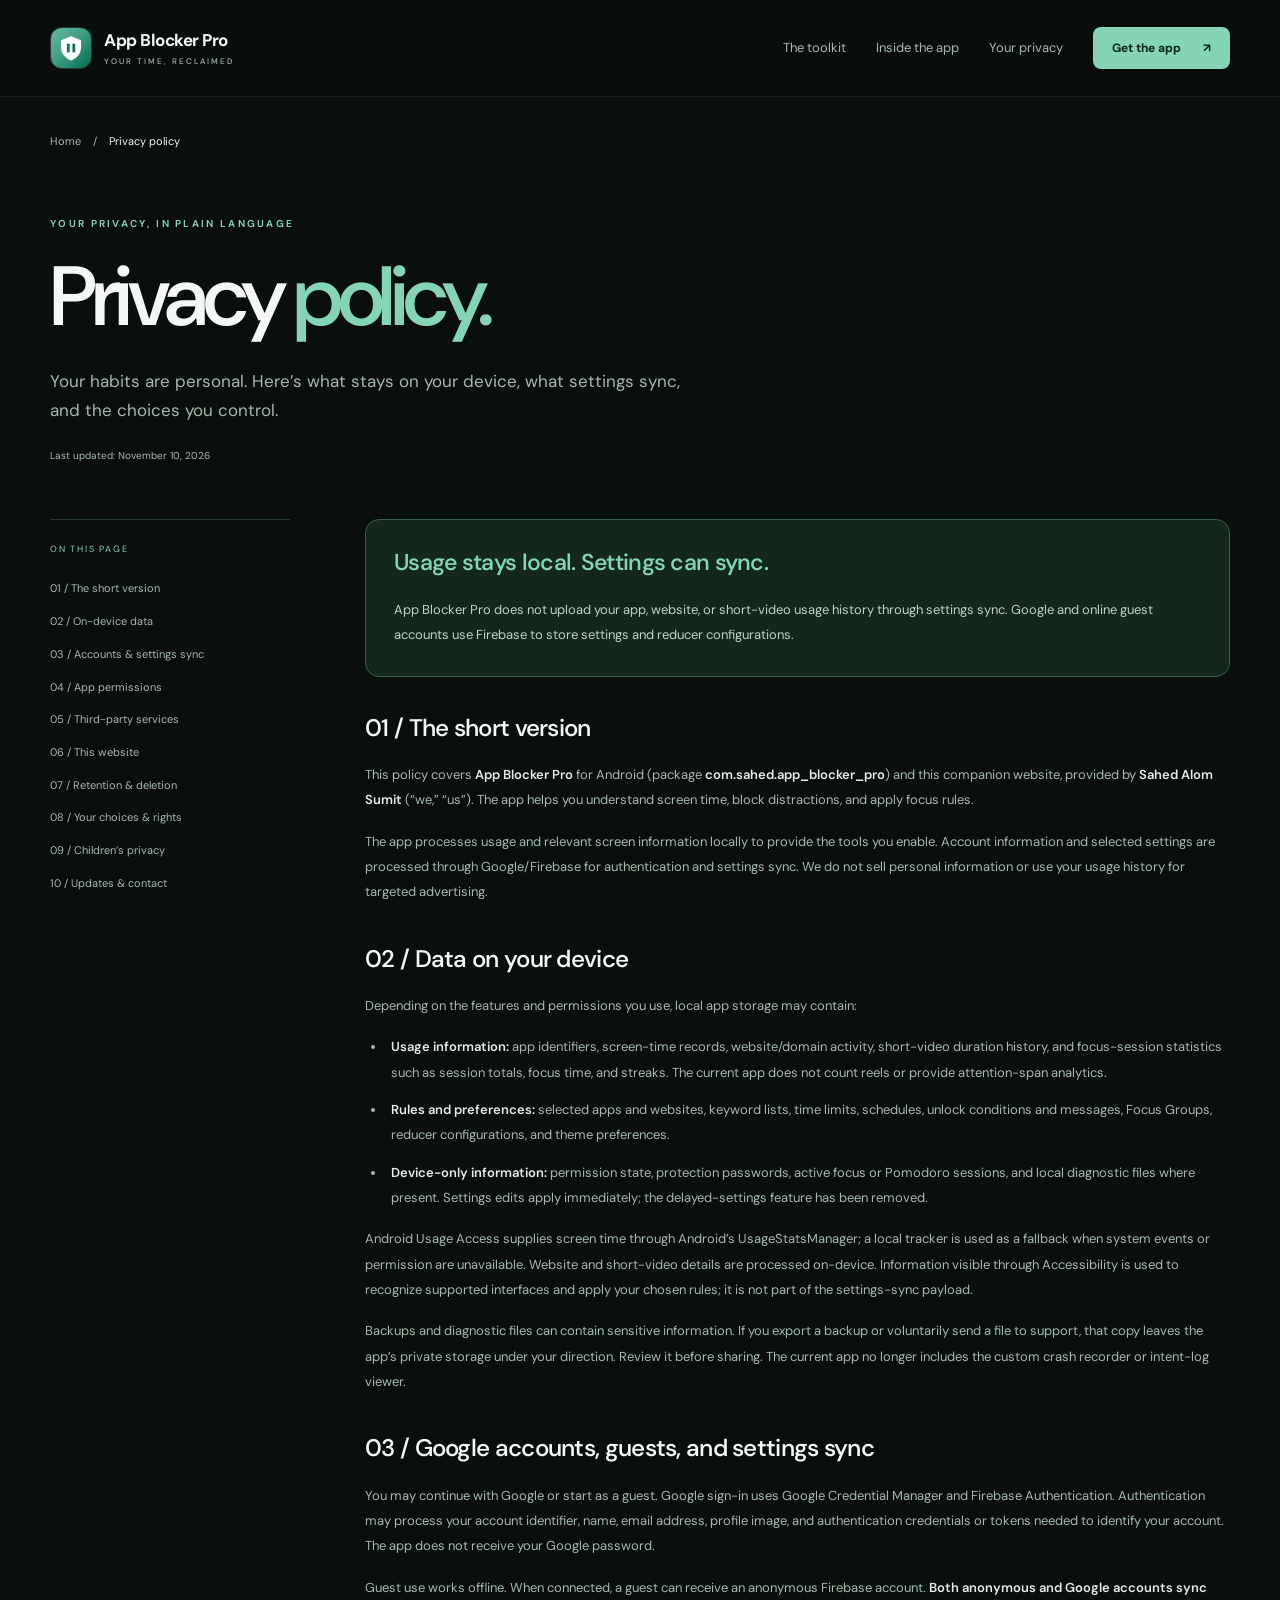
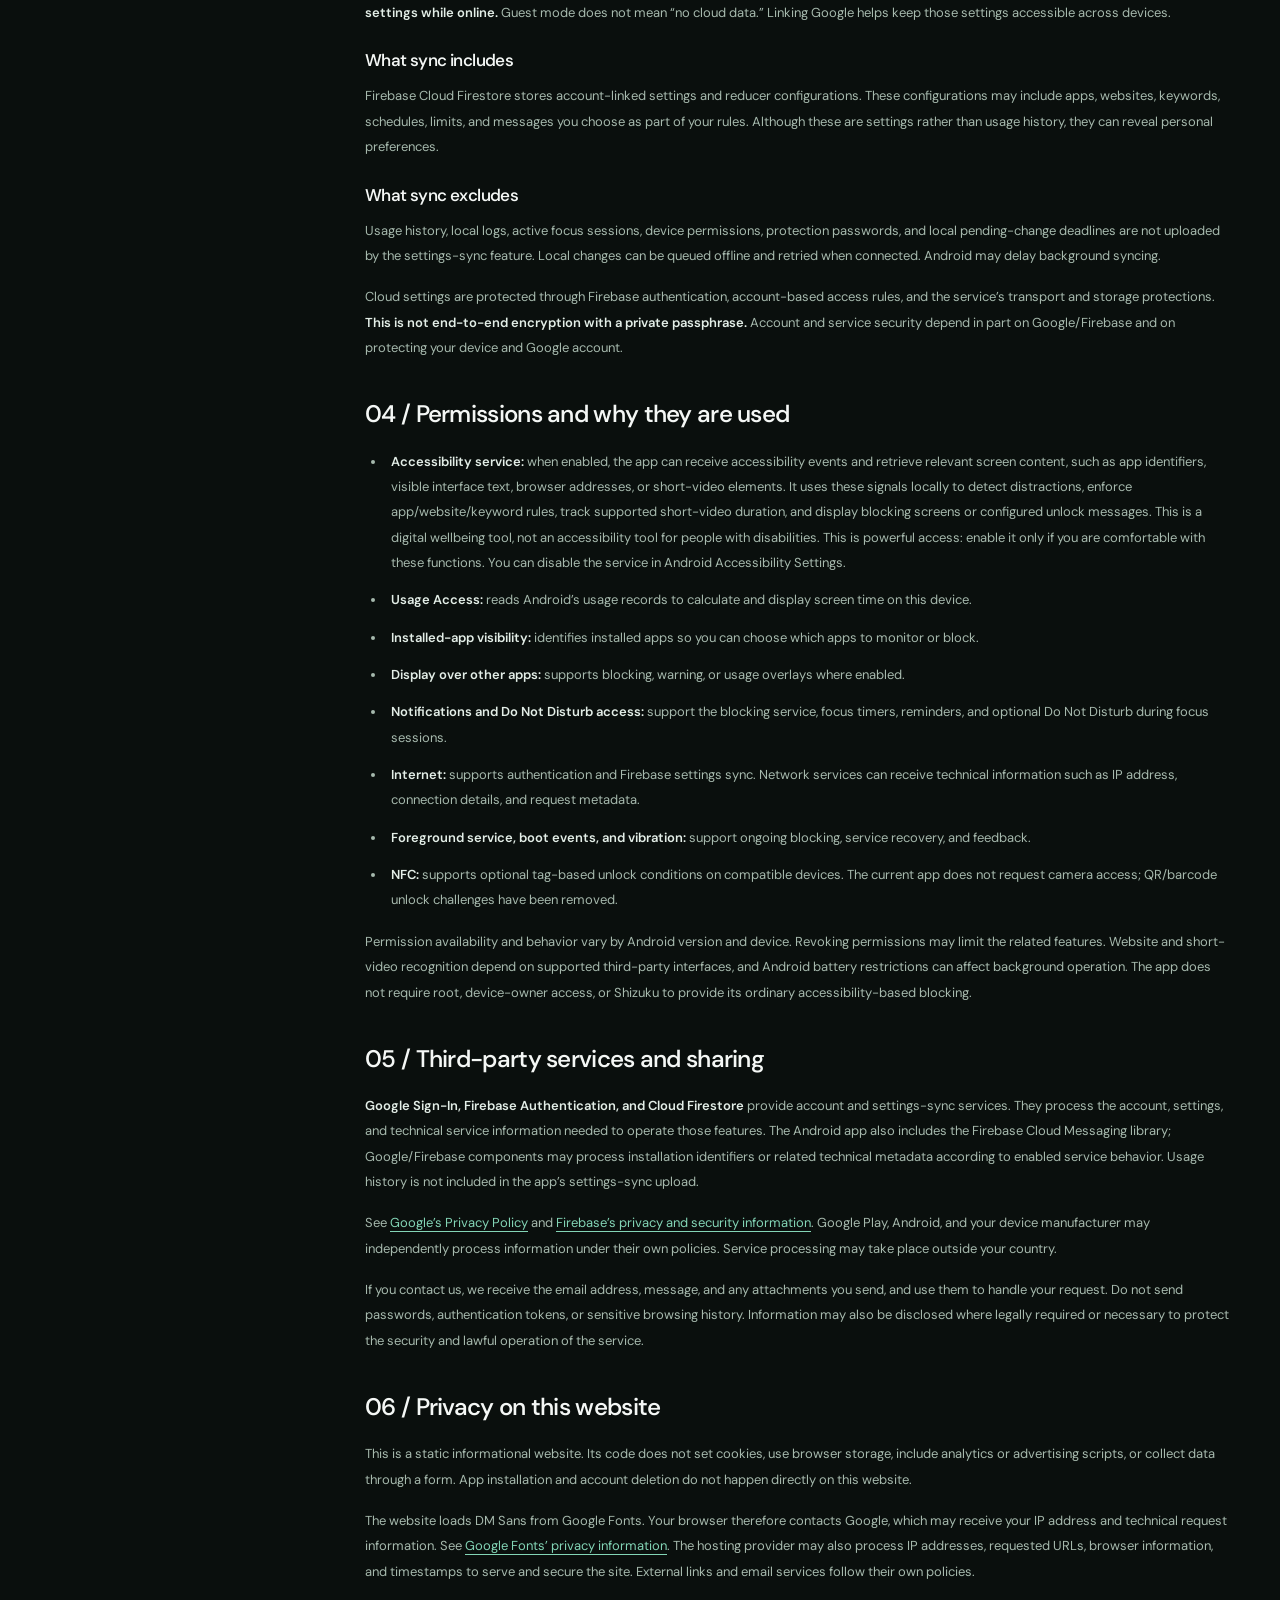
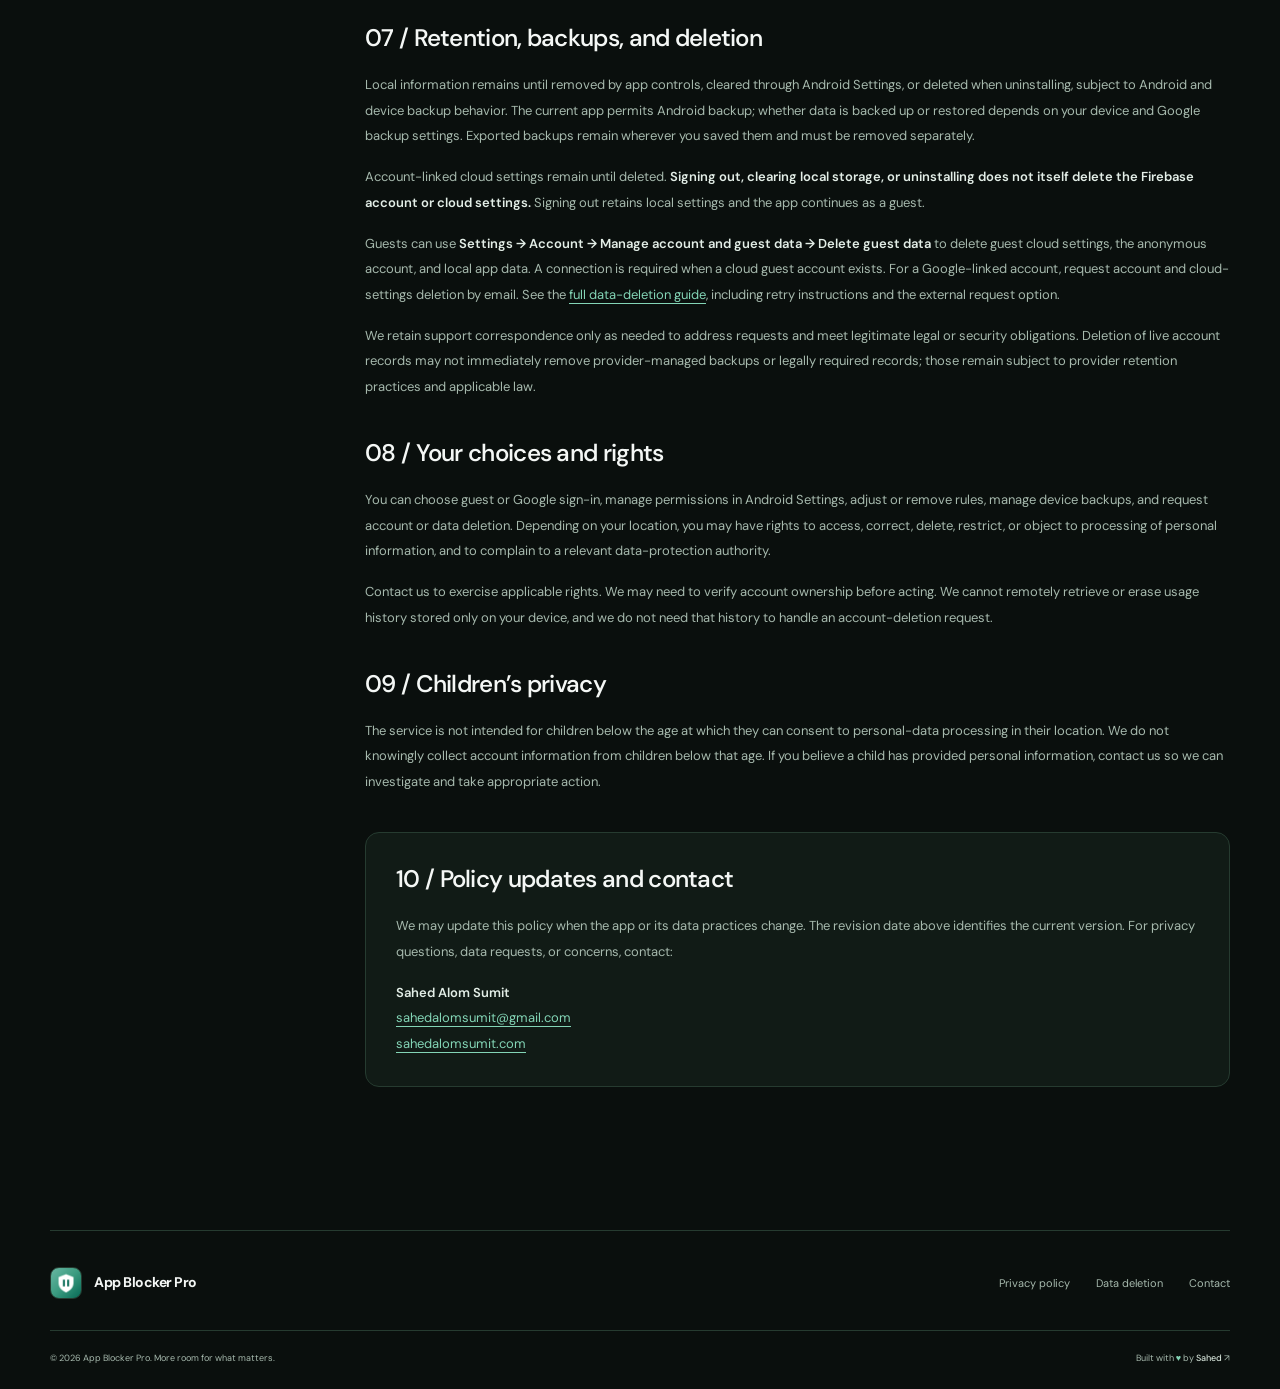
<file: privacy-policy.html>
<!doctype html>
<html lang="en">
<head>
  <meta charset="utf-8">
  <meta name="viewport" content="width=device-width, initial-scale=1">
  <title>Privacy Policy — App Blocker Pro</title>
  <meta name="description" content="How App Blocker Pro handles on-device usage data, Accessibility permissions, Google and guest accounts, Firebase settings sync, and your privacy choices.">
  <meta name="theme-color" content="#0A0F0D">
  <link rel="icon" type="image/png" href="img/app_blocker_pro_logo.png">
  <link rel="apple-touch-icon" href="img/app_blocker_pro_logo.png">
  <link rel="canonical" href="https://app-blocker-pro.sahedalomsumit.com/privacy-policy.html">
  <link rel="preconnect" href="https://fonts.googleapis.com">
  <link rel="preconnect" href="https://fonts.gstatic.com" crossorigin>
  <link href="https://fonts.googleapis.com/css2?family=DM+Sans:wght@400;450;500;550;600;650;700;750;800&display=swap" rel="stylesheet">
  <link rel="stylesheet" href="style.css">
  <script src="script.js" defer></script>
</head>
<body>
  <a class="skip-link" href="#main">Skip to content</a>
  <header class="site-header"><div class="shell header-inner"><a class="brand" href="index.html" aria-label="App Blocker Pro home"><span class="logo-slot" aria-hidden="true"><!-- Add your app logo. --></span><span>App Blocker Pro<small>YOUR TIME, RECLAIMED</small></span></a><button class="nav-toggle" type="button" aria-expanded="false" aria-controls="site-nav" hidden>Menu <span aria-hidden="true">☰</span></button><nav id="site-nav" aria-label="Main navigation"><a href="index.html#features">The toolkit</a><a href="index.html#screenshots">Inside the app</a><a href="index.html#privacy">Your privacy</a><a class="button button-small" href="https://play.google.com/store/apps/details?id=com.sahed.app_blocker_pro">Get the app <span aria-hidden="true">↗</span></a></nav></div></header>
  <main class="legal-main shell" id="main">
    <nav class="breadcrumb" aria-label="Breadcrumb"><a href="index.html">Home</a><span aria-hidden="true">/</span><span aria-current="page">Privacy policy</span></nav>
    <header class="legal-header"><p class="eyebrow">YOUR PRIVACY, IN PLAIN LANGUAGE</p><h1>Privacy <span>policy.</span></h1><p>Your habits are personal. Here’s what stays on your device, what settings sync, and the choices you control.</p><p class="updated">Last updated: <time datetime="2026-11-10">November 10, 2026</time></p></header>
    <div class="legal-layout">
      <aside class="legal-toc" aria-label="On this page"><p>ON THIS PAGE</p><a href="#overview">01 / The short version</a><a href="#local-data">02 / On-device data</a><a href="#accounts">03 / Accounts &amp; settings sync</a><a href="#permissions">04 / App permissions</a><a href="#services">05 / Third-party services</a><a href="#website">06 / This website</a><a href="#retention">07 / Retention &amp; deletion</a><a href="#rights">08 / Your choices &amp; rights</a><a href="#children">09 / Children’s privacy</a><a href="#contact">10 / Updates &amp; contact</a></aside>
      <article class="legal-content">
        <section id="overview"><div class="legal-callout"><h2>Usage stays local. Settings can sync.</h2><p>App Blocker Pro does not upload your app, website, or short-video usage history through settings sync. Google and online guest accounts use Firebase to store settings and reducer configurations.</p></div><h2>01 / The short version</h2><p>This policy covers <strong>App Blocker Pro</strong> for Android (package <strong>com.sahed.app_blocker_pro</strong>) and this companion website, provided by <strong>Sahed Alom Sumit</strong> (“we,” “us”). The app helps you understand screen time, block distractions, and apply focus rules.</p><p>The app processes usage and relevant screen information locally to provide the tools you enable. Account information and selected settings are processed through Google/Firebase for authentication and settings sync. We do not sell personal information or use your usage history for targeted advertising.</p></section>
        <section id="local-data"><h2>02 / Data on your device</h2><p>Depending on the features and permissions you use, local app storage may contain:</p><ul><li><strong>Usage information:</strong> app identifiers, screen-time records, website/domain activity, short-video duration history, and focus-session statistics such as session totals, focus time, and streaks. The current app does not count reels or provide attention-span analytics.</li><li><strong>Rules and preferences:</strong> selected apps and websites, keyword lists, time limits, schedules, unlock conditions and messages, Focus Groups, reducer configurations, and theme preferences.</li><li><strong>Device-only information:</strong> permission state, protection passwords, active focus or Pomodoro sessions, and local diagnostic files where present. Settings edits apply immediately; the delayed-settings feature has been removed.</li></ul><p>Android Usage Access supplies screen time through Android’s UsageStatsManager; a local tracker is used as a fallback when system events or permission are unavailable. Website and short-video details are processed on-device. Information visible through Accessibility is used to recognize supported interfaces and apply your chosen rules; it is not part of the settings-sync payload.</p><p>Backups and diagnostic files can contain sensitive information. If you export a backup or voluntarily send a file to support, that copy leaves the app’s private storage under your direction. Review it before sharing. The current app no longer includes the custom crash recorder or intent-log viewer.</p></section>
        <section id="accounts"><h2>03 / Google accounts, guests, and settings sync</h2><p>You may continue with Google or start as a guest. Google sign-in uses Google Credential Manager and Firebase Authentication. Authentication may process your account identifier, name, email address, profile image, and authentication credentials or tokens needed to identify your account. The app does not receive your Google password.</p><p>Guest use works offline. When connected, a guest can receive an anonymous Firebase account. <strong>Both anonymous and Google accounts sync settings while online.</strong> Guest mode does not mean “no cloud data.” Linking Google helps keep those settings accessible across devices.</p><h3>What sync includes</h3><p>Firebase Cloud Firestore stores account-linked settings and reducer configurations. These configurations may include apps, websites, keywords, schedules, limits, and messages you choose as part of your rules. Although these are settings rather than usage history, they can reveal personal preferences.</p><h3>What sync excludes</h3><p>Usage history, local logs, active focus sessions, device permissions, protection passwords, and local pending-change deadlines are not uploaded by the settings-sync feature. Local changes can be queued offline and retried when connected. Android may delay background syncing.</p><p>Cloud settings are protected through Firebase authentication, account-based access rules, and the service’s transport and storage protections. <strong>This is not end-to-end encryption with a private passphrase.</strong> Account and service security depend in part on Google/Firebase and on protecting your device and Google account.</p></section>
        <section id="permissions"><h2>04 / Permissions and why they are used</h2><ul><li><strong>Accessibility service:</strong> when enabled, the app can receive accessibility events and retrieve relevant screen content, such as app identifiers, visible interface text, browser addresses, or short-video elements. It uses these signals locally to detect distractions, enforce app/website/keyword rules, track supported short-video duration, and display blocking screens or configured unlock messages. This is a digital wellbeing tool, not an accessibility tool for people with disabilities. This is powerful access: enable it only if you are comfortable with these functions. You can disable the service in Android Accessibility Settings.</li><li><strong>Usage Access:</strong> reads Android’s usage records to calculate and display screen time on this device.</li><li><strong>Installed-app visibility:</strong> identifies installed apps so you can choose which apps to monitor or block.</li><li><strong>Display over other apps:</strong> supports blocking, warning, or usage overlays where enabled.</li><li><strong>Notifications and Do Not Disturb access:</strong> support the blocking service, focus timers, reminders, and optional Do Not Disturb during focus sessions.</li><li><strong>Internet:</strong> supports authentication and Firebase settings sync. Network services can receive technical information such as IP address, connection details, and request metadata.</li><li><strong>Foreground service, boot events, and vibration:</strong> support ongoing blocking, service recovery, and feedback.</li><li><strong>NFC:</strong> supports optional tag-based unlock conditions on compatible devices. The current app does not request camera access; QR/barcode unlock challenges have been removed.</li></ul><p>Permission availability and behavior vary by Android version and device. Revoking permissions may limit the related features. Website and short-video recognition depend on supported third-party interfaces, and Android battery restrictions can affect background operation. The app does not require root, device-owner access, or Shizuku to provide its ordinary accessibility-based blocking.</p></section>
        <section id="services"><h2>05 / Third-party services and sharing</h2><p><strong>Google Sign-In, Firebase Authentication, and Cloud Firestore</strong> provide account and settings-sync services. They process the account, settings, and technical service information needed to operate those features. The Android app also includes the Firebase Cloud Messaging library; Google/Firebase components may process installation identifiers or related technical metadata according to enabled service behavior. Usage history is not included in the app’s settings-sync upload.</p><p>See <a href="https://policies.google.com/privacy">Google’s Privacy Policy</a> and <a href="https://firebase.google.com/support/privacy">Firebase’s privacy and security information</a>. Google Play, Android, and your device manufacturer may independently process information under their own policies. Service processing may take place outside your country.</p><p>If you contact us, we receive the email address, message, and any attachments you send, and use them to handle your request. Do not send passwords, authentication tokens, or sensitive browsing history. Information may also be disclosed where legally required or necessary to protect the security and lawful operation of the service.</p></section>
        <section id="website"><h2>06 / Privacy on this website</h2><p>This is a static informational website. Its code does not set cookies, use browser storage, include analytics or advertising scripts, or collect data through a form. App installation and account deletion do not happen directly on this website.</p><p>The website loads DM Sans from Google Fonts. Your browser therefore contacts Google, which may receive your IP address and technical request information. See <a href="https://developers.google.com/fonts/faq/privacy">Google Fonts’ privacy information</a>. The hosting provider may also process IP addresses, requested URLs, browser information, and timestamps to serve and secure the site. External links and email services follow their own policies.</p></section>
        <section id="retention"><h2>07 / Retention, backups, and deletion</h2><p>Local information remains until removed by app controls, cleared through Android Settings, or deleted when uninstalling, subject to Android and device backup behavior. The current app permits Android backup; whether data is backed up or restored depends on your device and Google backup settings. Exported backups remain wherever you saved them and must be removed separately.</p><p>Account-linked cloud settings remain until deleted. <strong>Signing out, clearing local storage, or uninstalling does not itself delete the Firebase account or cloud settings.</strong> Signing out retains local settings and the app continues as a guest.</p><p>Guests can use <strong>Settings → Account → Manage account and guest data → Delete guest data</strong> to delete guest cloud settings, the anonymous account, and local app data. A connection is required when a cloud guest account exists. For a Google-linked account, request account and cloud-settings deletion by email. See the <a href="data-deletion.html">full data-deletion guide</a>, including retry instructions and the external request option.</p><p>We retain support correspondence only as needed to address requests and meet legitimate legal or security obligations. Deletion of live account records may not immediately remove provider-managed backups or legally required records; those remain subject to provider retention practices and applicable law.</p></section>
        <section id="rights"><h2>08 / Your choices and rights</h2><p>You can choose guest or Google sign-in, manage permissions in Android Settings, adjust or remove rules, manage device backups, and request account or data deletion. Depending on your location, you may have rights to access, correct, delete, restrict, or object to processing of personal information, and to complain to a relevant data-protection authority.</p><p>Contact us to exercise applicable rights. We may need to verify account ownership before acting. We cannot remotely retrieve or erase usage history stored only on your device, and we do not need that history to handle an account-deletion request.</p></section>
        <section id="children"><h2>09 / Children’s privacy</h2><p>The service is not intended for children below the age at which they can consent to personal-data processing in their location. We do not knowingly collect account information from children below that age. If you believe a child has provided personal information, contact us so we can investigate and take appropriate action.</p></section>
        <section id="contact" class="contact-panel"><h2>10 / Policy updates and contact</h2><p>We may update this policy when the app or its data practices change. The revision date above identifies the current version. For privacy questions, data requests, or concerns, contact:</p><p><strong>Sahed Alom Sumit</strong><br><a href="mailto:sahedalomsumit@gmail.com">sahedalomsumit@gmail.com</a><br><a href="https://sahedalomsumit.com">sahedalomsumit.com</a></p></section>
      </article>
    </div>
  </main>
  <footer class="site-footer shell"><div class="footer-top"><a class="brand" href="index.html"><span class="logo-slot" aria-hidden="true"></span><span>App Blocker Pro</span></a><nav aria-label="Footer navigation"><a href="privacy-policy.html" aria-current="page">Privacy policy</a><a href="data-deletion.html">Data deletion</a><a href="mailto:sahedalomsumit@gmail.com">Contact</a></nav></div><div class="footer-bottom"><p>© <span data-year>2026</span> App Blocker Pro. More room for what matters.</p><a href="https://sahedalomsumit.com">Built with <span class="heart" aria-label="love">♥</span> by <strong>Sahed</strong> <span aria-hidden="true">↗</span></a></div></footer>
</body>
</html>
</file>
<file: style.css>
/* App palette: emerald #2E9C7E, forest #0A0F0D, green surface tiers. */
:root{color-scheme:dark;--bg:#0a0f0d;--surface:#111b16;--surface-high:#18271f;--emerald:#2e9c7e;--mint:#83d5b6;--text:#f4f7f5;--muted:#a6b9ad;--line:#263b30;--shell:1180px;font-family:"DM Sans",sans-serif;font-synthesis:none}
*{box-sizing:border-box}html{scroll-behavior:smooth;scroll-padding-top:105px}body{margin:0;background:var(--bg);color:var(--text);font-size:16px;line-height:1.7}a{color:inherit;text-decoration:none}button{font:inherit}button,a{-webkit-tap-highlight-color:transparent}button{cursor:pointer}a,button,summary{touch-action:manipulation}a:focus-visible,button:focus-visible,summary:focus-visible,[tabindex]:focus-visible{outline:2px solid var(--mint);outline-offset:6px}::selection{background:var(--emerald);color:#fff}h1,h2,h3,p,figure{margin:0}h1,h2,h3{text-wrap:balance}h1,h2{font-weight:550;letter-spacing:-.065em;line-height:1.08}h3{font-weight:550;letter-spacing:-.035em;line-height:1.25}p{color:var(--muted)}svg{display:block}img{display:block;max-width:100%;height:auto}.shell{width:min(var(--shell),calc(100% - 96px));margin-inline:auto}.skip-link{position:fixed;top:-100px;left:20px;z-index:100;background:var(--mint);color:var(--bg);padding:12px 20px;border-radius:8px}.skip-link:focus{top:15px}[hidden]{display:none!important}
.site-header{position:sticky;top:0;z-index:20;background:rgba(10,15,13,.94);border-bottom:1px solid rgba(131,213,182,.1);backdrop-filter:blur(18px)}.header-inner{min-height:96px;display:flex;align-items:center;justify-content:space-between;gap:25px}.brand{display:inline-flex;align-items:center;gap:12px;font-size:17px;font-weight:700;letter-spacing:-.5px;line-height:1.4;flex-shrink:0}.brand small{display:block;font-size:8px;letter-spacing:2px;color:var(--muted);font-weight:500;margin-top:4px}.logo-slot{display:inline-block;flex-shrink:0;width:42px;height:42px;border:1px solid var(--line);background:var(--surface-high);border-radius:12px;overflow:hidden}.logo-slot img{width:100%;height:100%;object-fit:cover}#site-nav{display:flex;align-items:center;gap:30px;font-size:13px;color:var(--muted)}#site-nav a:not(.button):hover,.site-footer a:hover{color:var(--mint)}.button{display:inline-flex;align-items:center;justify-content:center;gap:24px;background:var(--mint);color:#0a2419;border:1px solid transparent;padding:13px 22px;border-radius:8px;font-size:14px;font-weight:700;transition:background .2s,transform .2s}.button:hover{background:#a5e7cb;transform:translateY(-2px)}.button-small{padding:10px 18px;font-size:12px;gap:22px}.nav-toggle{border:1px solid var(--line);border-radius:6px;background:var(--surface);color:var(--text);padding:8px 13px}
.hero{display:grid;grid-template-columns:1.12fr 1fr;align-items:center;gap:35px;min-height:760px;padding-block:74px 90px}.eyebrow{display:flex;align-items:center;gap:10px;font-size:10px;font-weight:650;letter-spacing:2.3px;line-height:1.6;color:var(--mint);margin-bottom:25px}.status-dot{width:6px;height:6px;background:var(--mint);border-radius:50%;box-shadow:0 0 0 5px #83d5b60d}.hero h1{font-size:clamp(60px,6.5vw,88px);line-height:1.04;margin-left:-4px}.accent-word{color:var(--mint);display:inline-block;position:relative}.accent-word svg{position:absolute;bottom:-16px;left:0;width:100%;fill:none;stroke:var(--emerald);stroke-width:2.2;stroke-linecap:round}.hero-description{font-size:17px;line-height:1.8;max-width:415px;margin-top:35px}.hero-actions{display:flex;align-items:center;gap:27px;margin-top:32px}.play-badge{display:inline-flex;align-items:center;gap:12px;padding:11px 20px 11px 16px;background:#f4f7f5;color:#111816;border:1px solid #f4f7f5;border-radius:9px;line-height:1.15;font-size:22px;font-weight:600;letter-spacing:-.6px;transition:transform .2s,box-shadow .2s}.play-badge:hover{transform:translateY(-3px);box-shadow:0 8px 25px #0004}.play-badge svg{width:26px;height:30px}.play-badge small{display:block;font-size:8px;letter-spacing:1.6px;font-weight:650;margin-bottom:4px}.text-link{display:inline-flex;gap:20px;align-items:center;font-weight:550;font-size:13px;color:var(--mint)}.text-link:hover{color:#c1f0d9}.compatibility{font-size:10px;margin-top:19px;letter-spacing:.2px}.compatibility span{padding-inline:7px}.hero-art{min-height:575px;position:relative;display:flex;align-items:center;justify-content:center;isolation:isolate}.hero-art::before{content:"";position:absolute;inset:40px -20px;background:radial-gradient(ellipse,#205f3d35,transparent 65%);z-index:-2}.orbit{position:absolute;border:1px solid #2e9c7e26;border-radius:50%;z-index:-1}.orbit-one{width:430px;height:430px}.orbit-two{width:530px;height:530px}.art-label{position:absolute;top:0;left:25px;font-size:8px;letter-spacing:2px;color:var(--muted)}.art-label span{color:var(--mint);font-size:18px;margin-right:13px}.phone-frame{width:238px;border:6px solid #26382e;border-radius:36px;background:#131d17;box-shadow:0 30px 70px #0006,0 0 0 1px #415a48;overflow:hidden;transform:rotate(6deg)}.image-slot{background:#142119;border:1px solid #2d4536;overflow:hidden}.image-slot img{width:100%;height:100%;object-fit:cover}.hero-image{aspect-ratio:9/19.5;border:0;border-radius:29px}.floating-note{position:absolute;bottom:54px;left:0;display:flex;gap:12px;align-items:center;background:#18271fee;border:1px solid #365140;border-radius:12px;padding:16px 21px;box-shadow:0 12px 40px #0003;font-size:12px;font-weight:550;transform:rotate(-4deg)}.note-icon{display:grid;place-items:center;width:30px;height:30px;border-radius:50%;background:#2e9c7e26;color:var(--mint)}.floating-note small{display:block;color:var(--muted);font-size:9px;margin-top:3px;font-weight:400}.art-footnote{position:absolute;bottom:0;right:16px;font-size:9px;letter-spacing:.6px}.promise-strip{border-block:1px solid var(--line);background:#101913}.promise-strip .shell{display:flex;justify-content:space-between;gap:24px;padding-block:24px}.promise-strip span{display:flex;align-items:center;gap:12px;color:#c2d2c8;font-size:12px}.promise-strip i{font-style:normal;color:var(--mint);font-size:17px}
.section{padding-block:112px}.section-heading{display:flex;align-items:flex-end;justify-content:space-between;gap:40px;margin-bottom:45px}.section-heading .eyebrow{margin-bottom:18px}h2{font-size:clamp(34px,4.1vw,54px)}.section-heading>p{font-size:13px;max-width:320px;padding-bottom:5px;line-height:1.9}.feature-grid{display:grid;grid-template-columns:repeat(3,1fr);gap:18px}.feature{padding:30px;background:var(--surface);border:1px solid var(--line);border-radius:17px;transition:border-color .25s,transform .25s}.feature:hover{border-color:#487b5c;transform:translateY(-4px)}.feature-top{display:flex;align-items:center;justify-content:space-between;margin-bottom:38px;gap:12px}.feature-number{font-size:8px;color:var(--muted);letter-spacing:1.4px}.feature-icon{font-size:25px;line-height:1;color:var(--mint)}.feature h3{font-size:27px;margin-bottom:20px}.feature p{font-size:12px;line-height:1.95}.feature-tag{display:block;padding-top:23px;margin-top:26px;border-top:1px solid var(--line);color:var(--mint);font-size:9px;letter-spacing:.3px}.tool-row{display:grid;grid-template-columns:repeat(3,1fr);gap:42px;margin-top:47px}.tool-row>div{padding-left:33px;position:relative}.tool-row>div>span{position:absolute;left:0;top:-3px;color:var(--mint);font-size:22px}.tool-row h3{font-size:15px;letter-spacing:-.3px;margin-bottom:8px}.tool-row p{font-size:12px;line-height:1.8}.screenshots-section{background:#101913;border-block:1px solid var(--line)}.gallery-controls{display:flex;gap:9px}.icon-button{width:42px;height:42px;border:1px solid #385443;border-radius:50%;color:var(--mint);background:transparent;transition:background .2s}.icon-button:hover{background:var(--surface-high)}.icon-button:disabled{opacity:.35;cursor:default}.screenshot-gallery{display:grid;grid-auto-flow:column;grid-auto-columns:calc((100% - 72px)/4);gap:24px;overflow-x:auto;scroll-snap-type:x mandatory;scrollbar-width:thin;scrollbar-color:#365140 transparent;padding-block:5px 18px;overscroll-behavior-inline:contain}.screen{scroll-snap-align:start;min-width:0}.screen-image{aspect-ratio:9/19.5;border-radius:22px;background:#18271f}.screen figcaption{padding-top:22px}.screen figcaption>span{color:var(--mint);font-size:8px;letter-spacing:1.5px}.screen h3{font-size:18px;margin-block:9px 8px}.screen p{font-size:11px}.gallery-hint{font-size:9px;margin-top:20px;display:flex;justify-content:space-between;letter-spacing:.5px}.gallery-hint span{font-size:20px;color:var(--mint)}.how-panel{display:grid;grid-template-columns:1fr 1fr;gap:95px;padding:55px;border:1px solid var(--line);border-radius:22px;background:linear-gradient(120deg,#18271f,#101913)}.how-panel h2{margin-bottom:25px}.how-panel>div>p:not(.eyebrow){font-size:13px;max-width:320px;margin-bottom:25px}.steps{padding:0;margin:0;list-style:none}.steps li{display:flex;gap:23px;padding-block:25px;border-bottom:1px solid var(--line)}.steps li:first-child{padding-top:0}.steps li:last-child{border:0;padding-bottom:0}.steps li>span{color:var(--mint);font-size:10px;padding-top:4px}.steps h3{font-size:18px;margin-bottom:9px}.steps p{font-size:12px;line-height:1.9}.privacy-section{padding-block:100px;background:#dcece2;color:#14291c;position:relative;overflow:hidden}.privacy-layout{display:grid;grid-template-columns:1fr 1fr;gap:95px}.privacy-section .eyebrow{color:#28644a}.privacy-section h2{font-size:clamp(40px,4.8vw,64px)}.privacy-section h2 span{color:#287554}.privacy-copy{padding-top:15px}.privacy-copy p{color:#3e5d4a;font-size:13px;margin-bottom:20px;line-height:1.95}.privacy-copy .large-copy{font-size:24px;letter-spacing:-.7px;line-height:1.4;color:#193f29;margin-bottom:25px}.privacy-section .text-link{color:#205b3d;border-bottom:1px solid #94b9a0;padding-bottom:6px}.privacy-section a:focus-visible{outline-color:#205b3d}.showcase{padding-bottom:0}.showcase .eyebrow{justify-content:center;font-size:9px}.feature-image{aspect-ratio:2.06/1;border-radius:20px}.faq-section{display:grid;grid-template-columns:1fr 1.2fr;gap:95px}.faq details{border-bottom:1px solid var(--line);padding:22px 0}.faq details:first-child{padding-top:0}.faq summary{list-style:none;display:flex;justify-content:space-between;align-items:center;gap:22px;cursor:pointer;font-size:14px;font-weight:550}.faq summary::-webkit-details-marker{display:none}.faq summary::after{content:"+";font-size:22px;color:var(--mint);font-weight:400}.faq details[open] summary::after{content:"−"}.faq details p{font-size:12px;line-height:1.95;padding-top:17px}.faq details a{color:var(--mint);text-decoration:underline;text-underline-offset:3px}.closing{text-align:center;border-top:1px solid var(--line);padding-block:85px 100px}.closing-logo{width:58px;height:58px;margin-bottom:24px;border-radius:17px}.closing .eyebrow{justify-content:center;margin-bottom:23px;font-size:9px}.closing h2{font-size:clamp(40px,5.3vw,68px)}.closing h2 span{color:var(--mint)}.closing>p:not(.eyebrow):not(.compatibility){font-size:13px;margin-block:24px 29px}.closing .compatibility{font-size:10px}.site-footer{border-top:1px solid var(--line);padding-block:36px 23px}.footer-top{display:flex;justify-content:space-between;align-items:center;gap:25px}.site-footer .brand{font-size:14px}.site-footer .logo-slot{width:32px;height:32px;border-radius:9px}.site-footer nav{display:flex;gap:26px;font-size:11px;color:var(--muted)}.footer-bottom{display:flex;justify-content:space-between;gap:25px;align-items:center;margin-top:31px;padding-top:20px;border-top:1px solid var(--line);font-size:9px;color:var(--muted)}.heart{color:var(--mint)}.footer-bottom strong{color:#d5e3d9;font-weight:500}
/* Shared app artwork for header, footer, and closing-section logo slots. */
.hero-image,.screen-image{aspect-ratio:1080/2201}.feature-image{aspect-ratio:2976/1440}.image-slot img{object-fit:contain}.onboarding-gallery{display:grid;grid-template-columns:repeat(3,minmax(0,1fr));gap:clamp(14px,4vw,48px);max-width:960px;margin-inline:auto}.onboarding-gallery figcaption{margin-top:18px;color:var(--mint);font-size:9px;letter-spacing:1.5px}.showcase .section-heading .eyebrow{justify-content:flex-start}.onboarding-gallery .screen-image{box-shadow:0 20px 50px #0003}
@media(max-width:600px){.onboarding-gallery{grid-template-columns:1fr;max-width:280px;gap:32px}.onboarding-gallery figcaption{font-size:10px}}
.logo-slot{background-image:url("img/app_blocker_pro_logo.png");background-size:cover;background-position:center}
/* Legal pages retain real HTML content and navigation without JavaScript. */
.legal-main{padding-block:35px 105px}.breadcrumb{display:flex;flex-wrap:wrap;gap:12px;font-size:11px;color:var(--muted)}.breadcrumb a:hover{color:var(--mint)}.breadcrumb [aria-current]{color:var(--text)}.legal-header{max-width:780px;padding-block:65px 55px}.legal-header .eyebrow{margin-bottom:20px}.legal-header h1{font-size:clamp(52px,7vw,84px);margin-bottom:25px}.legal-header h1 span{color:var(--mint)}.legal-header>p:not(.eyebrow):not(.updated){font-size:17px;max-width:650px}.legal-header .updated{font-size:10px;margin-top:22px}.legal-layout{display:grid;grid-template-columns:240px minmax(0,1fr);gap:75px;align-items:start}.legal-toc{position:sticky;top:125px;display:flex;flex-direction:column;gap:14px;border-top:1px solid var(--line);padding-top:22px}.legal-toc p{font-size:9px;letter-spacing:1.8px;color:var(--mint);margin-bottom:8px}.legal-toc a{font-size:11px;color:var(--muted)}.legal-toc a:hover{color:var(--mint)}.legal-content{min-width:0}.legal-content section{margin-bottom:38px;scroll-margin-top:120px}.legal-content h2{font-size:24px;letter-spacing:-.7px;line-height:1.3;margin-bottom:19px}.legal-content h3{font-size:17px;margin-block:25px 12px}.legal-content p,.legal-content li{font-size:13px;line-height:1.95;color:var(--muted)}.legal-content p+p{margin-top:16px}.legal-content strong{color:#e3eee7;font-weight:600}.legal-content a{color:var(--mint);text-decoration:underline;text-underline-offset:4px;overflow-wrap:anywhere}.legal-content ul,.legal-content ol{padding-left:21px;margin-block:16px}.legal-content li{padding-left:5px;margin-bottom:12px}.legal-callout{padding:28px;border:1px solid #365e48;background:#14271b;border-radius:14px;margin-bottom:35px}.legal-callout h2{color:var(--mint);font-size:23px}.legal-callout p{color:#bfd2c5}.contact-panel{background:var(--surface);border:1px solid var(--line);padding:30px;border-radius:14px}.legal-content .button{color:#0a2419;text-decoration:none;margin-top:20px;overflow-wrap:normal}.deletion-steps{list-style:none;counter-reset:step;padding-left:0!important}.deletion-steps li{position:relative;counter-increment:step;padding-left:48px!important;margin-bottom:22px}.deletion-steps li::before{content:counter(step,decimal-leading-zero);position:absolute;left:0;top:1px;width:30px;height:30px;display:grid;place-items:center;border:1px solid var(--line);border-radius:50%;font-size:10px;color:var(--mint)}.deletion-steps strong{display:block;margin-bottom:4px}.legal-note{border-left:2px solid var(--emerald);padding-left:20px;margin-block:25px}
@media(min-width:1450px){.hero{min-height:830px}.hero-art{min-height:620px}.phone-frame{width:256px}.orbit-one{width:460px;height:460px}.orbit-two{width:560px;height:560px}}
@media(max-width:1050px){.shell{width:calc(100% - 64px)}#site-nav{gap:19px}.hero{gap:20px;min-height:690px}.hero h1{font-size:70px}.hero-art{min-height:520px}.orbit-one{width:330px;height:330px}.orbit-two{width:400px;height:400px}.phone-frame{width:208px}.art-label{left:0}.floating-note{left:-10px;bottom:35px;padding:12px 15px}.hero-actions{gap:18px}.hero-actions .text-link{font-size:11px;gap:10px}.feature{padding:24px}.feature h3{font-size:24px}.how-panel{padding:38px;gap:45px}.privacy-layout,.faq-section{gap:55px}.legal-layout{grid-template-columns:200px minmax(0,1fr);gap:40px}.screenshot-gallery{grid-auto-columns:calc((100% - 48px)/3)}}
@media(max-width:800px){.header-inner{min-height:80px;flex-wrap:wrap;gap:0;padding-block:17px}.nav-toggle:not([hidden]){display:block}.site-header .brand{font-size:15px}#site-nav{width:100%;justify-content:space-between;padding-top:20px;gap:15px;flex-wrap:wrap}.js #site-nav{display:none}.js #site-nav.is-open{display:flex}.hero{grid-template-columns:1fr 1fr;padding-block:65px;gap:10px;min-height:650px}.hero h1{font-size:58px}.hero-description{font-size:14px}.hero-actions{flex-wrap:wrap;gap:18px}.hero-art{min-height:490px}.phone-frame{width:180px}.orbit-one{width:260px;height:260px}.orbit-two{width:320px;height:320px}.floating-note{font-size:10px;left:-18px;padding:12px;gap:8px;bottom:33px}.floating-note small{font-size:8px}.art-label{font-size:7px;letter-spacing:1px}.art-footnote{font-size:8px;right:0}.compatibility{font-size:9px}.promise-strip .shell{display:grid;grid-template-columns:1fr 1fr;gap:15px}.promise-strip span{font-size:11px}.section{padding-block:80px}.section-heading{align-items:flex-start}.section-heading>p{max-width:215px;font-size:12px}.feature-grid{gap:12px}.feature{padding:21px}.feature-top{margin-bottom:30px}.feature-number{font-size:7px;letter-spacing:.5px}.feature h3{font-size:22px}.feature p{font-size:11px}.feature-tag{font-size:8px}.tool-row{gap:22px}.tool-row h3{font-size:13px}.tool-row p{font-size:11px}.how-panel{gap:35px;padding:30px}.how-panel h2{font-size:38px}.privacy-layout{gap:35px}.privacy-section h2{font-size:44px}.privacy-copy .large-copy{font-size:20px}.faq-section{grid-template-columns:.8fr 1.2fr;gap:35px}.faq summary{font-size:13px}.legal-layout{grid-template-columns:1fr;gap:35px}.legal-toc{position:static;display:grid;grid-template-columns:1fr 1fr;gap:10px}.legal-toc p{grid-column:1/-1}.legal-header{padding-block:45px}.showcase{padding-bottom:0}}
@media(max-width:600px){html{scroll-padding-top:90px}.shell{width:calc(100% - 40px)}.brand small{font-size:7px;letter-spacing:1.6px}.logo-slot{width:36px;height:36px;border-radius:10px}.header-inner{min-height:76px}#site-nav{align-items:flex-start;flex-direction:column;gap:20px;padding-block:24px 8px;font-size:14px}#site-nav .button{width:100%;padding-block:13px}.hero{grid-template-columns:1fr;padding-block:51px 30px;gap:24px;overflow:hidden}.hero .eyebrow{font-size:8px;letter-spacing:1.8px}.hero h1{font-size:clamp(54px,12.8vw,76px)}.hero-description{max-width:350px;font-size:15px;margin-top:31px}.hero-actions{gap:23px;margin-top:26px}.hero-actions .text-link{font-size:11px}.play-badge{font-size:20px;padding:11px 16px;gap:10px}.play-badge svg{width:24px}.hero-art{min-height:530px;margin-top:15px}.phone-frame{width:204px}.orbit-one{width:310px;height:310px}.orbit-two{width:400px;height:400px}.art-label{left:10px;top:5px;font-size:8px}.floating-note{bottom:35px;left:7px;font-size:11px;padding:13px 15px}.floating-note small{font-size:8px}.art-footnote{right:9px;font-size:8px}.promise-strip .shell{gap:16px 10px;padding-block:21px}.promise-strip span{font-size:10px;gap:8px}.section{padding-block:65px}.section-heading{display:block;margin-bottom:30px}.eyebrow{font-size:8px;letter-spacing:1.7px;margin-bottom:17px}h2{font-size:39px}.section-heading>p{max-width:100%;margin-top:22px;font-size:12px}.feature-grid{grid-template-columns:1fr;gap:14px}.feature{padding:27px}.feature-top{margin-bottom:26px}.feature-number{font-size:8px;letter-spacing:1.4px}.feature h3{font-size:30px}.feature h3 br{display:none}.feature p{font-size:13px}.feature-tag{font-size:10px;padding-top:20px;margin-top:22px}.tool-row{grid-template-columns:1fr;gap:28px;margin-top:35px}.tool-row h3{font-size:16px}.tool-row p{font-size:12px}.screenshots-section .section-heading{display:flex;align-items:flex-end;gap:15px}.screenshots-section h2{font-size:34px}.gallery-controls{gap:6px}.icon-button{width:35px;height:35px}.screenshot-gallery{grid-auto-columns:76%;gap:22px}.screen-image{border-radius:24px}.screen h3{font-size:21px}.screen p{font-size:12px}.how-panel{grid-template-columns:1fr;gap:36px;padding:29px 24px}.how-panel h2{font-size:40px}.steps li{gap:18px}.steps p{font-size:12px}.privacy-section{padding-block:65px}.privacy-layout{grid-template-columns:1fr;gap:32px}.privacy-section h2{font-size:52px}.privacy-copy{padding-top:0}.privacy-copy p{font-size:13px}.privacy-copy .large-copy{font-size:24px}.showcase{padding-bottom:0}.feature-image{border-radius:12px}.showcase .eyebrow{font-size:7px}.faq-section{grid-template-columns:1fr;gap:30px}.faq details{padding-block:21px}.faq summary{font-size:14px}.closing{padding-block:65px}.closing h2{font-size:clamp(35px,9vw,51px)}.closing>p:not(.eyebrow):not(.compatibility){font-size:12px}.footer-top{align-items:flex-start;flex-direction:column;gap:24px}.site-footer nav{flex-wrap:wrap;gap:22px}.footer-bottom{align-items:flex-start;flex-direction:column;gap:13px;margin-top:25px}.legal-main{padding-block:24px 60px}.legal-header{padding-block:35px}.legal-header h1{font-size:56px}.legal-header>p:not(.eyebrow):not(.updated){font-size:15px}.legal-header .eyebrow{font-size:8px}.legal-toc{grid-template-columns:1fr;gap:12px}.legal-toc a{font-size:12px}.legal-content h2{font-size:23px}.legal-content p,.legal-content li{font-size:13px}.legal-callout,.contact-panel{padding:23px}.legal-layout{gap:32px}}
@media(prefers-reduced-motion:no-preference){.hero-copy{animation:rise-in .8s both}.hero-art{animation:rise-in 1s .12s both}.reveal-ready{opacity:0;transform:translateY(20px);transition:opacity .65s,transform .65s}.reveal-ready.is-visible{opacity:1;transform:none}@keyframes rise-in{from{opacity:0;transform:translateY(20px)}to{opacity:1;transform:translateY(0)}}}
@media(prefers-reduced-motion:reduce){html{scroll-behavior:auto}*,*::before,*::after{animation:none!important;transition:none!important}}
</file>
